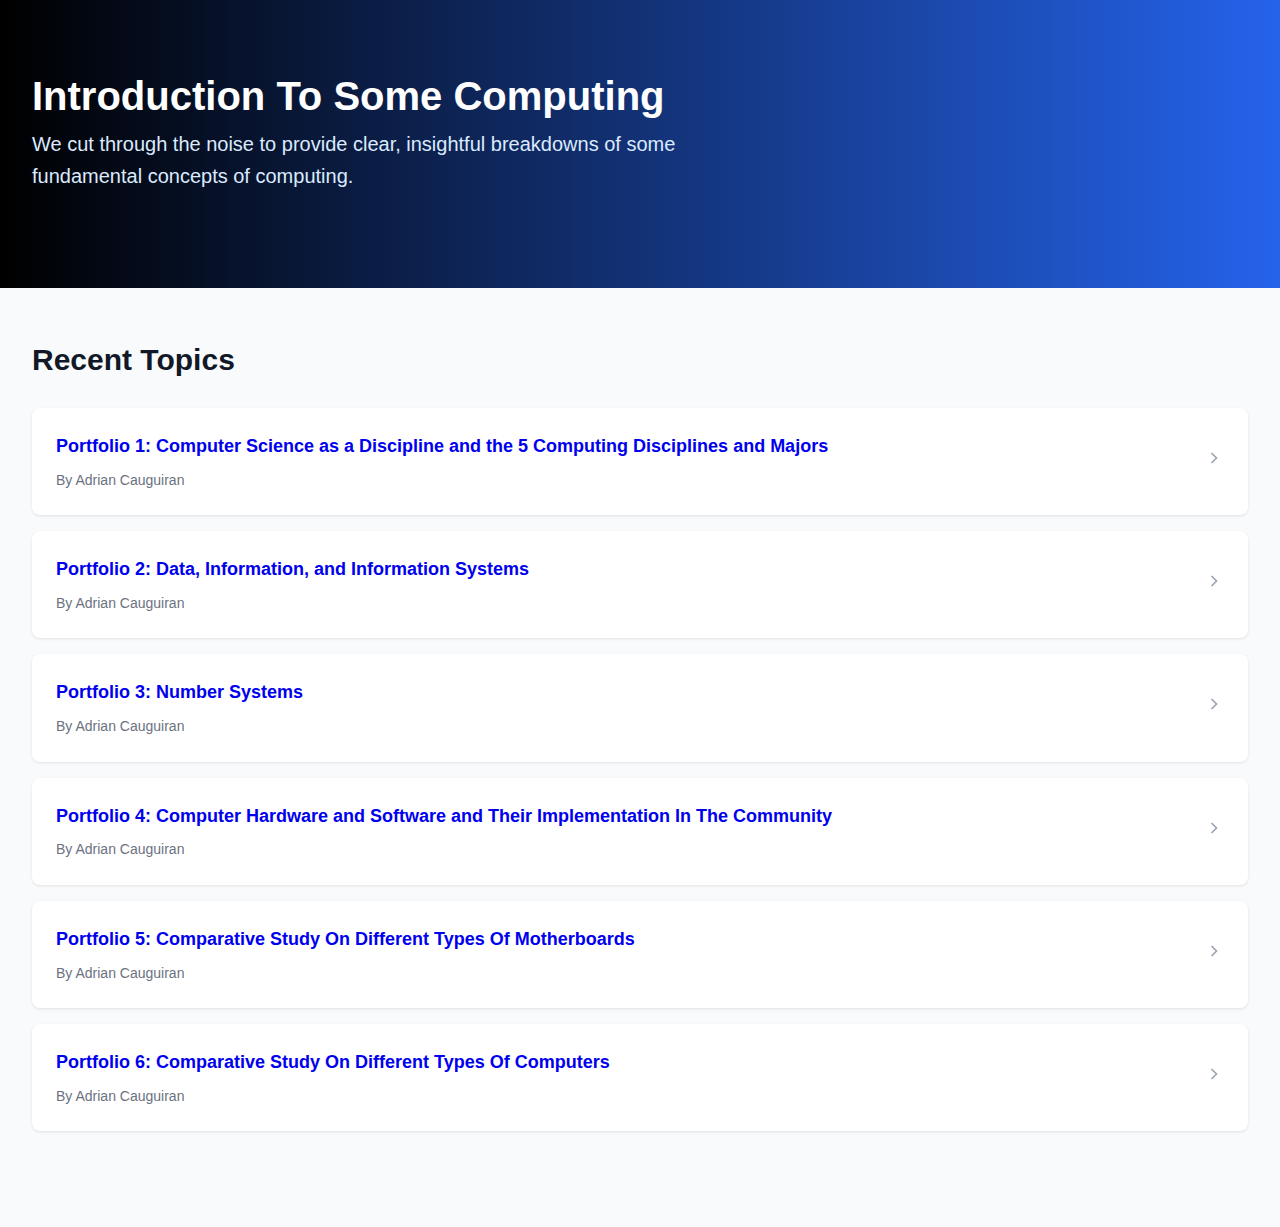
<file: index.html>
<!--
=================================================================================================================================================================================
FILE NAME   : home.html
AUTHOR      : Adrian Cauguiran
DESCRIPTION : Home Page for "Introduction to Some Computing Informative Website". All my icons are derived, edited from https://feathericons.com/
COPYRIGHT   : © 2025 Adrian Cauguiran. All rights reserved.
=================================================================================================================================================================================
-->

<!DOCTYPE html>
<html lang="en">
<head>
    <meta charset="UTF-8">
    <meta name="viewport" content="width=device-width, initial-scale=1.0">
    <title>Introduction to Some Computing</title>
    <link rel="stylesheet" href="home.css">
    <meta property="og:image" content="images/Thumbnail.png">
    <meta property="og:title" content="Introduction to Some Computing">
    <meta property="og:description" content="We cut through the noise to provide clear, insightful breakdowns of some fundamental concepts of computing.">
    <meta property="og:type" content="website">
</head>
<body>
        <!--Hero Section-->
    <div class="hero">
        <div class="container">
            <div class="hero-content">
                <h1>Introduction To Some Computing</h1>
                <p>We cut through the noise to provide clear, insightful breakdowns of some fundamental concepts of computing.</p>
            </div>
        </div>
    </div>

    <!--Main Content -->
    <div class="content">
        <div class="container">
            <!--Portfolio Section-->
            <div class="section">
                <div class="section-header">
                    <h2>Recent Topics</h2>
                </div>
                <div class="portfolio-list">

                    <a href="portfolio1.html">
                        <div class="card">
                            <div class="portfolio-card">
                                <div class="portfolio-content">
                                    <h3>Portfolio 1: Computer Science as a Discipline and the 5 Computing Disciplines and Majors</h3>
                                    <div class="author">By Adrian Cauguiran</div>
                                </div>
                                <div class="chevron">
                                    <svg width="20" height="20" viewBox="0 0 24 24" fill="none" stroke="currentColor" stroke-width="2">
                                        <polyline points="9 18 15 12 9 6"/>
                                    </svg>
                                </div>
                            </div>
                        </div>
                    </a>

                    <a href="portfolio2.html">
                        <div class="card">
                            <div class="portfolio-card">
                                <div class="portfolio-content">
                                    <h3>Portfolio 2: Data, Information, and Information Systems</h3>
                                    <div class="author">By Adrian Cauguiran</div>
                                </div>
                                <div class="chevron">
                                    <svg width="20" height="20" viewBox="0 0 24 24" fill="none" stroke="currentColor" stroke-width="2">
                                        <polyline points="9 18 15 12 9 6"/>
                                    </svg>
                                </div>
                            </div>
                        </div>
                    </a>

                    <a href="portfolio3.html">
                        <div class="card">
                            <div class="portfolio-card">
                                <div class="portfolio-content">
                                    <h3>Portfolio 3: Number Systems</h3>
                                    <div class="author">By Adrian Cauguiran</div>
                                </div>
                                <div class="chevron">
                                    <svg width="20" height="20" viewBox="0 0 24 24" fill="none" stroke="currentColor" stroke-width="2">
                                        <polyline points="9 18 15 12 9 6"/>
                                    </svg>
                                </div>
                            </div>
                        </div>
                    </a>

                    <a href="portfolio4.html">
                        <div class="card">
                            <div class="portfolio-card">
                                <div class="portfolio-content">
                                    <h3>Portfolio 4: Computer Hardware and Software and Their Implementation In The Community</h3>
                                    <div class="author">By Adrian Cauguiran</div>
                                </div>
                                <div class="chevron">
                                    <svg width="20" height="20" viewBox="0 0 24 24" fill="none" stroke="currentColor" stroke-width="2">
                                        <polyline points="9 18 15 12 9 6"/>
                                    </svg>
                                </div>
                            </div>
                        </div>
                    </a>

                    <a href="portfolio5.html">
                        <div class="card">
                            <div class="portfolio-card">
                                <div class="portfolio-content">
                                    <h3>Portfolio 5: Comparative Study On Different Types Of Motherboards</h3>
                                    <div class="author">By Adrian Cauguiran</div>
                                </div>
                                <div class="chevron">
                                    <svg width="20" height="20" viewBox="0 0 24 24" fill="none" stroke="currentColor" stroke-width="2">
                                        <polyline points="9 18 15 12 9 6"/>
                                    </svg>
                                </div>
                            </div>
                        </div>
                    </a>

                    <a href="portfolio6.html">
                        <div class="card">
                            <div class="portfolio-card">
                                <div class="portfolio-content">
                                    <h3>Portfolio 6: Comparative Study On Different Types Of Computers</h3>
                                    <div class="author">By Adrian Cauguiran</div>
                                </div>
                                <div class="chevron">
                                    <svg width="20" height="20" viewBox="0 0 24 24" fill="none" stroke="currentColor" stroke-width="2">
                                        <polyline points="9 18 15 12 9 6"/>
                                    </svg>
                                </div>
                            </div>
                        </div>
                    </a>
                </div>
            </div>
        </div>
    </div>
</body>
</html>
</file>
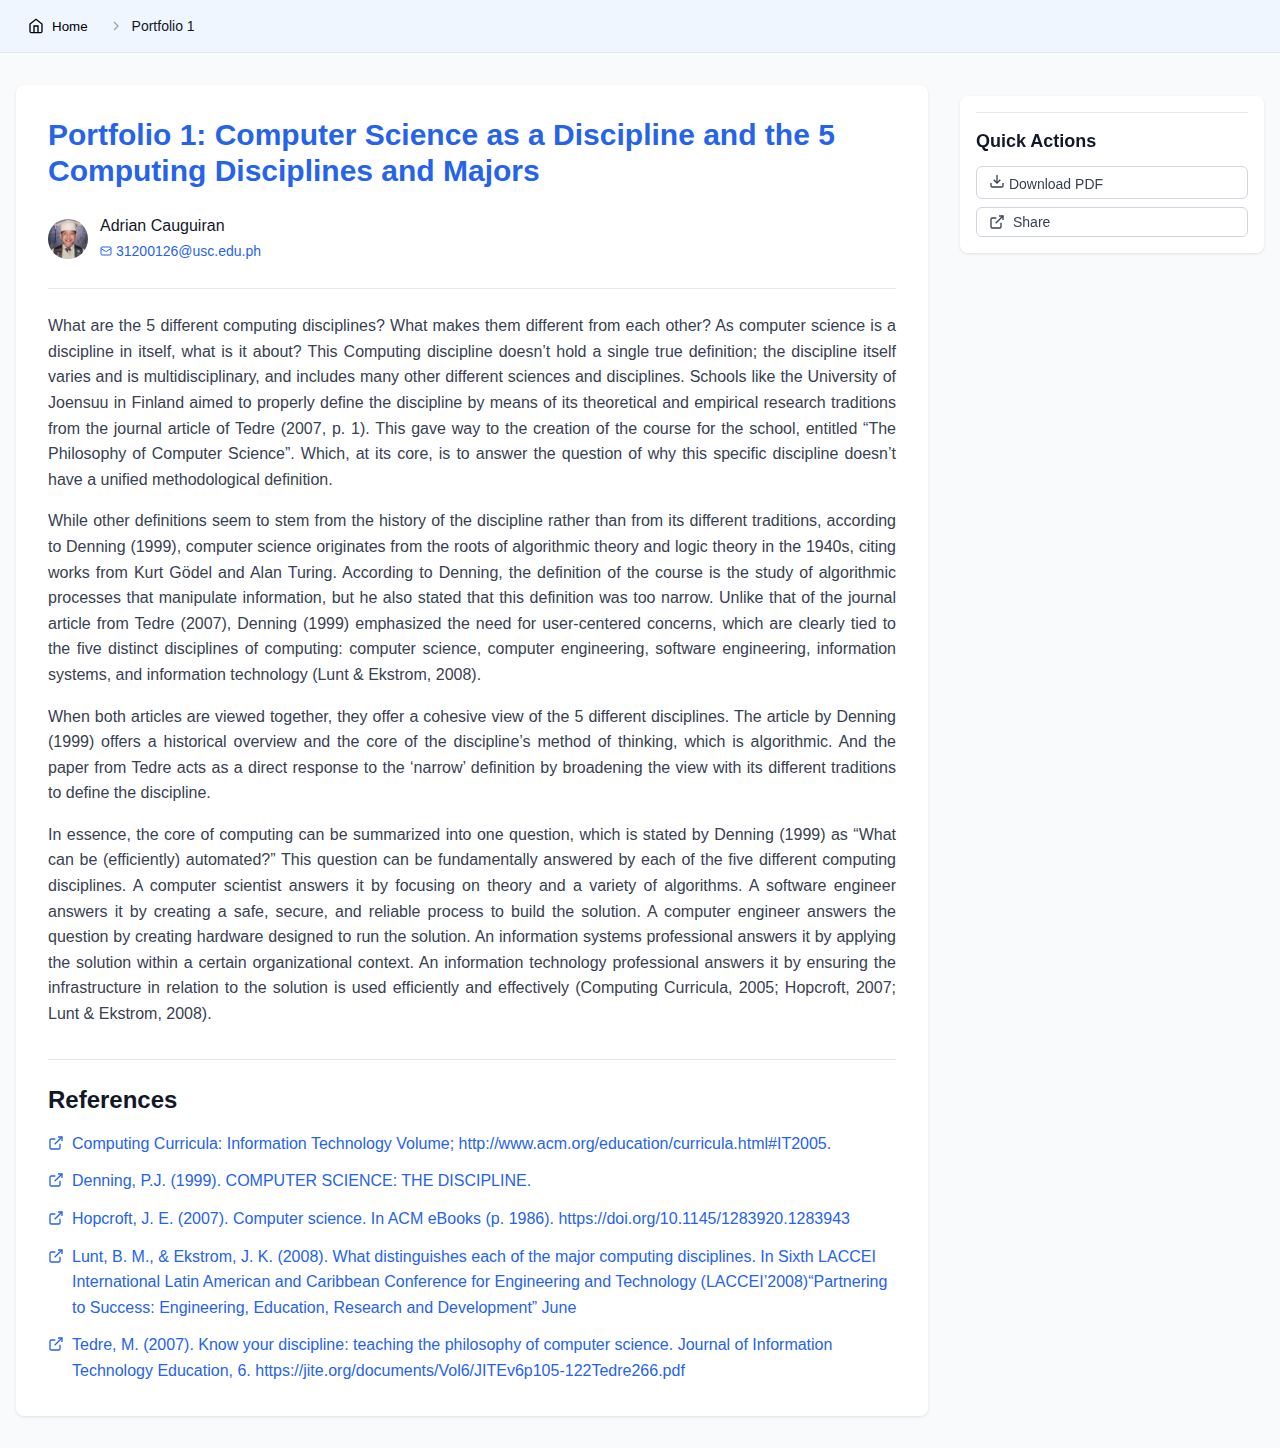
<file: portfolio1.html>
<!--
=================================================================================================================================================================================
FILE NAME   : portfolio1.html
AUTHOR      : Adrian Cauguiran
DESCRIPTION : Portfolio 1 Page for "Introduction to Some Computing Informative Website". All my icons are derived, edited from https://feathericons.com/
COPYRIGHT   : © 2025 Adrian Cauguiran. All rights reserved.
=================================================================================================================================================================================
-->

<!DOCTYPE html>
<html lang="en">
<head>
    <meta charset="UTF-8">
    <meta name="viewport" content="width=device-width, initial-scale=1.0">
    <title>Introduction to Some Computing</title>
    <link rel="stylesheet" href="portfolio.css">
</head>
<body>
    <!-- Breadcrumb -->
    <div class="breadcrumb">
        <div class="breadcrumb-container">
            <a href="index.html">
                <button class="home-btn">    
                    <svg class="icon" viewBox="0 0 24 24">
                        <path d="m3 9 9-7 9 7v11a2 2 0 0 1-2 2H5a2 2 0 0 1-2-2z"></path>
                        <polyline points="9 22 9 12 15 12 15 22"></polyline>
                    </svg>
                    Home
                </button>
            </a>
            <svg class="icon breadcrumb-separator" viewBox="0 0 24 24">
                <polyline points="9 18 15 12 9 6"></polyline>
            </svg>

            <span class="breadcrumb-current">Portfolio 1</span>
        </div>
    </div>

    <!-- Main Content -->
    <div class="main-content">
        <div class="content-grid">
            <div>
                <div class="card">
                    <!-- Article Header -->
                    <div>
                        <h1 class="article-title">
                            Portfolio 1: Computer Science as a Discipline and the 5 Computing Disciplines and Majors
                        </h1>
                        
                        <!-- Author Info -->
                        <div class="author-section">
                            <div class="avatar"><img src="images/GRAD_PIC.png" width="40"/> </div>
                            <div>
                                <div class="author-name">Adrian Cauguiran</div>
                                <button class="author-email">
                                    <svg class="icon icon-sm" viewBox="0 0 24 24">
                                        <rect width="20" height="16" x="2" y="4" rx="2"></rect>
                                        <path d="m22 7-8.97 5.7a1.94 1.94 0 0 1-2.06 0L2 7"></path>
                                    </svg>
                                    31200126@usc.edu.ph
                                </button>
                            </div>
                        </div>
                    </div>

                    <!-- Article Content -->
                    <div>
                        <p class="text-content">
                            What are the 5 different computing disciplines? What makes them different from each other? As computer science is a discipline in itself, what is it about? This Computing discipline doesn’t hold a single true definition; the discipline itself varies and is multidisciplinary, and includes many other different sciences and disciplines. Schools like the University of Joensuu in Finland aimed to properly define the discipline by means of its theoretical and empirical research traditions from the journal article of Tedre (2007, p. 1). This gave way to the creation of the course for the school, entitled “The Philosophy of Computer Science”. Which, at its core, is to answer the question of why this specific discipline doesn’t have a unified methodological definition.
                        </p>

                        <p class="text-content">
                            While other definitions seem to stem from the history of the discipline rather than from its different traditions, according to Denning (1999), computer science originates from the roots of algorithmic theory and logic theory in the 1940s, citing works from Kurt Gödel and Alan Turing. According to Denning, the definition of the course is the study of algorithmic processes that manipulate information, but he also stated that this definition was too narrow. Unlike that of the journal article from Tedre (2007), Denning (1999) emphasized the need for user-centered concerns, which are clearly tied to the five distinct disciplines of computing: computer science, computer engineering, software engineering, information systems, and information technology (Lunt & Ekstrom, 2008).
                        </p>

                        <p class="text-content">
                            When both articles are viewed together, they offer a cohesive view of the 5 different disciplines. The article by Denning (1999) offers a historical overview and the core of the discipline’s method of thinking, which is algorithmic. And the paper from Tedre acts as a direct response to the ‘narrow’ definition by broadening the view with its different traditions to define the discipline.
                        </p>

                        <p class="text-content">
                            In essence, the core of computing can be summarized into one question, which is stated by Denning (1999) as “What can be (efficiently) automated?” This question can be fundamentally answered by each of the five different computing disciplines. A computer scientist answers it by focusing on theory and a variety of algorithms. A software engineer answers it by creating a safe, secure, and reliable process to build the solution. A computer engineer answers the question by creating hardware designed to run the solution. An information systems professional answers it by applying the solution within a certain organizational context. An information technology professional answers it by ensuring the infrastructure in relation to the solution is used efficiently and effectively (Computing Curricula, 2005; Hopcroft, 2007; Lunt & Ekstrom, 2008).
                        </p>

                        <!-- References Section -->
                        <div class="references-section">
                            <h2>References</h2>
                            <div class="references-list">
                                <div class="reference-item" onclick="openReference('http://www.acm.org/education/curricula.html#IT2005.')">
                                    <svg class="icon" viewBox="0 0 24 24">
                                        <path d="M18 13v6a2 2 0 0 1-2 2H5a2 2 0 0 1-2-2V8a2 2 0 0 1 2-2h6"></path>
                                        <polyline points="15 3 21 3 21 9"></polyline>
                                        <line x1="10" x2="21" y1="14" y2="3"></line>
                                    </svg>
                                    <span>Computing Curricula: Information Technology Volume; http://www.acm.org/education/curricula.html#IT2005.</span>
                                </div>
                                <div class="reference-item" onclick="openReference('https://denninginstitute.com/pjd/PUBS/ENC/cs99.pdf')">
                                    <svg class="icon" viewBox="0 0 24 24">
                                        <path d="M18 13v6a2 2 0 0 1-2 2H5a2 2 0 0 1-2-2V8a2 2 0 0 1 2-2h6"></path>
                                        <polyline points="15 3 21 3 21 9"></polyline>
                                        <line x1="10" x2="21" y1="14" y2="3"></line>
                                    </svg>
                                    <span>Denning, P.J. (1999). COMPUTER SCIENCE: THE DISCIPLINE.</span>
                                </div>
                                <div class="reference-item" onclick="openReference('https://doi.org/10.1145/1283920.1283943')">
                                    <svg class="icon" viewBox="0 0 24 24">
                                        <path d="M18 13v6a2 2 0 0 1-2 2H5a2 2 0 0 1-2-2V8a2 2 0 0 1 2-2h6"></path>
                                        <polyline points="15 3 21 3 21 9"></polyline>
                                        <line x1="10" x2="21" y1="14" y2="3"></line>
                                    </svg>
                                    <span>Hopcroft, J. E. (2007). Computer science. In ACM eBooks (p. 1986). https://doi.org/10.1145/1283920.1283943</span>
                                </div>
                                <div class="reference-item" onclick="openReference('https://www.laccei.org/LACCEI2008-Honduras/Papers/CD092_Lunt.pdf#:~:text=Information%20systems%20has%20a%20strong%20emphasis%20on,of%20information%20systems%2C%20networks%2C%20programming%20and%20security.')">
                                    <svg class="icon" viewBox="0 0 24 24">
                                        <path d="M18 13v6a2 2 0 0 1-2 2H5a2 2 0 0 1-2-2V8a2 2 0 0 1 2-2h6"></path>
                                        <polyline points="15 3 21 3 21 9"></polyline>
                                        <line x1="10" x2="21" y1="14" y2="3"></line>
                                    </svg>
                                    <span>Lunt, B. M., & Ekstrom, J. K. (2008). What distinguishes each of the major computing disciplines. In Sixth LACCEI International Latin American and Caribbean Conference for Engineering and Technology (LACCEI’2008)“Partnering to Success: Engineering, Education, Research and Development” June</span>
                                </div>
                                <div class="reference-item" onclick="openReference('https://jite.org/documents/Vol6/JITEv6p105-122Tedre266.pdf')">
                                    <svg class="icon" viewBox="0 0 24 24">
                                        <path d="M18 13v6a2 2 0 0 1-2 2H5a2 2 0 0 1-2-2V8a2 2 0 0 1 2-2h6"></path>
                                        <polyline points="15 3 21 3 21 9"></polyline>
                                        <line x1="10" x2="21" y1="14" y2="3"></line>
                                    </svg>
                                    <span>Tedre, M. (2007). Know your discipline: teaching the philosophy of computer science. Journal of Information Technology Education, 6. https://jite.org/documents/Vol6/JITEv6p105-122Tedre266.pdf</span>
                                </div>
                            </div>
                        </div>
                    </div>
                </div>
            </div>

            <!-- Sidebar -->
            <div>
                <div class="card sidebar-card">
                    <div class="quick-actions">
                        <h3>Quick Actions</h3>
                        <div class="quick-actions-buttons">
                            <button class="btn btn-outline btn-sm btn-full">
                                <a href="../PDFs/[Cauguiran]-G2-CIS1102N-Portfolio1.pdf" download>
                                    <svg class="icon" viewBox="0 0 24 24">
                                        <path d="M21 15v4a2 2 0 0 1-2 2H5a2 2 0 0 1-2-2v-4"></path>
                                        <polyline points="7 10 12 15 17 10"></polyline>
                                        <line x1="12" x2="12" y1="15" y2="3"></line>
                                    </svg>
                                    Download PDF
                                </a>
                            </button>
                                <button class="btn btn-outline btn-sm btn-full" onclick="copyCurrentPageLink()">
                                    <svg class="icon" viewBox="0 0 24 24">
                                        <path d="M18 13v6a2 2 0 0 1-2 2H5a2 2 0 0 1-2-2V8a2 2 0 0 1 2-2h6"></path>
                                        <polyline points="15 3 21 3 21 9"></polyline>
                                        <line x1="10" x2="21" y1="14" y2="3"></line>
                                    </svg>
                                    Share
                                </button>
                        </div>
                    </div>
                </div>
            </div>
        </div>
    </div>

    <!-- Scripts Functions -->
    <script>
        
        function copyCurrentPageLink() {
            const currentUrl = window.location.href;
            navigator.clipboard.writeText(currentUrl)
                .then(() => {
                    alert('Current page link copied to clipboard!');
                })
                .catch(err => {
                    console.error('Failed to copy link: ', err);
                });
        }

        function openReference(url) 
        {
            window.open(url, '_blank');
        }

        function CopyLink(evt) 
        {
            
        }
    </script>
</body>
</html>
</file>
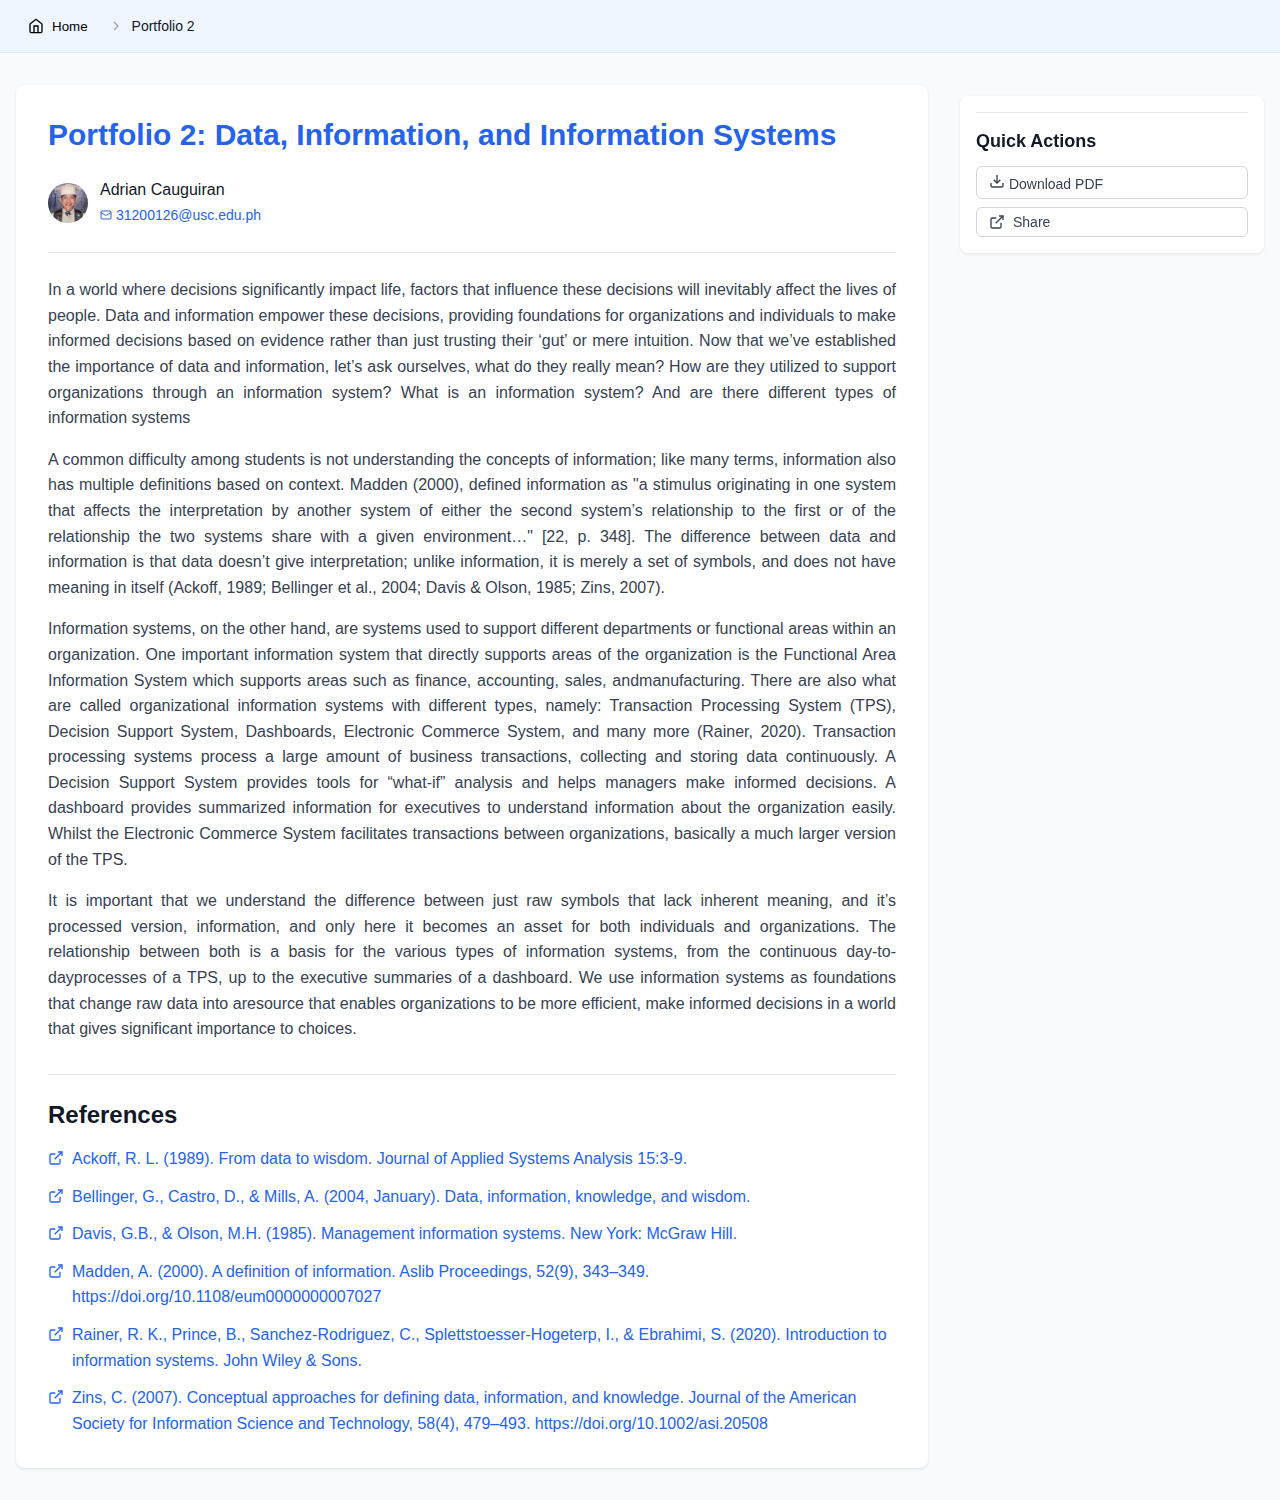
<file: portfolio2.html>
<!--
=================================================================================================================================================================================
FILE NAME   : portfolio2.html
AUTHOR      : Adrian Cauguiran
DESCRIPTION : Portfolio 2 Page for "Introduction to Some Computing Informative Website". All my icons are derived, edited from https://feathericons.com/
COPYRIGHT   : © 2025 Adrian Cauguiran. All rights reserved.
=================================================================================================================================================================================
-->

<!DOCTYPE html>
<html lang="en">
<head>
    <meta charset="UTF-8">
    <meta name="viewport" content="width=device-width, initial-scale=1.0">
    <title>Introduction to Some Computing</title>
    <link rel="stylesheet" href="portfolio.css">
</head>
<body>
    <!-- Breadcrumb -->
    <div class="breadcrumb">
        <div class="breadcrumb-container">
            <a href="index.html">
                <button class="home-btn">    
                    <svg class="icon" viewBox="0 0 24 24">
                        <path d="m3 9 9-7 9 7v11a2 2 0 0 1-2 2H5a2 2 0 0 1-2-2z"></path>
                        <polyline points="9 22 9 12 15 12 15 22"></polyline>
                    </svg>
                    Home
                </button>
            </a>
            <svg class="icon breadcrumb-separator" viewBox="0 0 24 24">
                <polyline points="9 18 15 12 9 6"></polyline>
            </svg>

            <span class="breadcrumb-current">Portfolio 2</span>
        </div>
    </div>

    <!-- Main Content -->
    <div class="main-content">
        <div class="content-grid">
            <!-- Article Content -->
            <div>
                <div class="card">
                    <!-- Article Header -->
                    <div>
                        <h1 class="article-title">
                            Portfolio 2: Data, Information, and Information Systems
                        </h1>
                        
                        <!-- Author Info -->
                        <div class="author-section">
                            <div class="avatar"><img src="images/GRAD_PIC.png" width="40"/> </div>
                            <div>
                                <div class="author-name">Adrian Cauguiran</div>
                                <button class="author-email">
                                    <svg class="icon icon-sm" viewBox="0 0 24 24">
                                        <rect width="20" height="16" x="2" y="4" rx="2"></rect>
                                        <path d="m22 7-8.97 5.7a1.94 1.94 0 0 1-2.06 0L2 7"></path>
                                    </svg>
                                    31200126@usc.edu.ph
                                </button>
                            </div>
                        </div>
                    </div>

                    <!-- Article Content -->
                    <div>
                        <p class="text-content">
                            In a world where decisions significantly impact life, factors that influence these decisions will inevitably affect the lives of people. Data and information empower these decisions, providing foundations for organizations and individuals to make informed decisions based on evidence rather than just trusting their ‘gut’ or mere intuition. Now that we’ve established the importance of data and information, let’s ask ourselves, what do they really mean? How are they utilized to support organizations through an information system? What is an information system? And are there different types of information systems
                        </p>

                        <p class="text-content"> 
                            A common difficulty among students is not understanding the concepts of information; like many terms, information also has multiple definitions based on context. Madden (2000), defined information as "a stimulus originating in one system that affects the interpretation by another system of either the second system’s relationship to the first or of the relationship the two systems share with a given environment…" [22, p. 348]. The difference between data and information is that data doesn’t give interpretation; unlike information, it is merely a set of symbols, and does not have meaning in itself (Ackoff, 1989; Bellinger et al., 2004; Davis & Olson, 1985; Zins, 2007).
                        </p>

                        <p class="text-content">
                            Information systems, on the other hand, are systems used to support different departments or functional areas within an organization. One important information system that directly supports areas of the organization is the Functional Area Information System which supports areas such as finance, accounting, sales, andmanufacturing. There are also what are called organizational information systems with different types, namely: Transaction Processing System (TPS), Decision Support System, Dashboards, Electronic Commerce System, and many more (Rainer, 2020). Transaction processing systems process a large amount of business transactions, collecting and storing data continuously. A Decision Support System provides tools for “what-if” analysis and helps managers make informed decisions. A dashboard provides summarized information for executives to understand information about the organization easily. Whilst the Electronic Commerce System facilitates transactions between organizations, basically a much larger version of the TPS.
                        </p>

                        <p class="text-content">
                            It is important that we understand the difference between just raw symbols that lack inherent meaning, and it’s processed version, information, and only here it becomes an asset for both individuals and organizations. The relationship between both is a basis for the various types of information systems, from the continuous day-to-dayprocesses of a TPS, up to the executive summaries of a dashboard. We use information systems as foundations that change raw data into aresource that enables organizations to be more efficient, make informed decisions in a world that gives significant importance to choices.
                        </p>

                        <!-- References Section -->
                        <div class="references-section">
                            <h2>References</h2>
                            <div class="references-list">
                                <div class="reference-item" onclick="openReference('https://faculty.ung.edu/kmelton/documents/datawisdom.pdf')">
                                    <svg class="icon" viewBox="0 0 24 24">
                                        <path d="M18 13v6a2 2 0 0 1-2 2H5a2 2 0 0 1-2-2V8a2 2 0 0 1 2-2h6"></path>
                                        <polyline points="15 3 21 3 21 9"></polyline>
                                        <line x1="10" x2="21" y1="14" y2="3"></line>
                                    </svg>
                                    <span>Ackoff, R. L. (1989). From data to wisdom. Journal of Applied Systems Analysis 15:3-9.</span>
                                </div>
                                <div class="reference-item" onclick="openReference('https://resources.saylor.org/wwwresources/archived/site/wp-content/uploads/2012/11/BUS206-4.1.1-Data-Information-Knowledge-and-Wisdom.pdf')">
                                    <svg class="icon" viewBox="0 0 24 24">
                                        <path d="M18 13v6a2 2 0 0 1-2 2H5a2 2 0 0 1-2-2V8a2 2 0 0 1 2-2h6"></path>
                                        <polyline points="15 3 21 3 21 9"></polyline>
                                        <line x1="10" x2="21" y1="14" y2="3"></line>
                                    </svg>
                                    <span>Bellinger, G., Castro, D., & Mills, A. (2004, January). Data, information, knowledge, and wisdom.</span>
                                </div>
                                <div class="reference-item" onclick="openReference('https://dokumen.pub/management-information-systems-conceptual-foundations-structure-and-development-hardcovernbsped-0070158282-9780070158283.html')">
                                    <svg class="icon" viewBox="0 0 24 24">
                                        <path d="M18 13v6a2 2 0 0 1-2 2H5a2 2 0 0 1-2-2V8a2 2 0 0 1 2-2h6"></path>
                                        <polyline points="15 3 21 3 21 9"></polyline>
                                        <line x1="10" x2="21" y1="14" y2="3"></line>
                                    </svg>
                                    <span>Davis, G.B., & Olson, M.H. (1985). Management information systems. New York: McGraw Hill.</span>
                                </div>
                                <div class="reference-item" onclick="openReference('https://doi.org/10.1108/eum0000000007027')">
                                    <svg class="icon" viewBox="0 0 24 24">
                                        <path d="M18 13v6a2 2 0 0 1-2 2H5a2 2 0 0 1-2-2V8a2 2 0 0 1 2-2h6"></path>
                                        <polyline points="15 3 21 3 21 9"></polyline>
                                        <line x1="10" x2="21" y1="14" y2="3"></line>
                                    </svg>
                                    <span>Madden, A. (2000). A definition of information. Aslib Proceedings, 52(9), 343–349. https://doi.org/10.1108/eum0000000007027</span>
                                </div>
                                <div class="reference-item" onclick="openReference('https://www.wiley.com/en-us/Introduction+to+Information+Systems%2C+10th+Edition-p-9781394165803')">
                                    <svg class="icon" viewBox="0 0 24 24">
                                        <path d="M18 13v6a2 2 0 0 1-2 2H5a2 2 0 0 1-2-2V8a2 2 0 0 1 2-2h6"></path>
                                        <polyline points="15 3 21 3 21 9"></polyline>
                                        <line x1="10" x2="21" y1="14" y2="3"></line>
                                    </svg>
                                    <span>Rainer, R. K., Prince, B., Sanchez-Rodriguez, C., Splettstoesser-Hogeterp, I., & Ebrahimi, S. (2020). Introduction to information systems. John Wiley & Sons.</span>
                                </div>
                                <div class="reference-item" onclick="openReference('https://doi.org/10.1002/asi.20508')">
                                    <svg class="icon" viewBox="0 0 24 24">
                                        <path d="M18 13v6a2 2 0 0 1-2 2H5a2 2 0 0 1-2-2V8a2 2 0 0 1 2-2h6"></path>
                                        <polyline points="15 3 21 3 21 9"></polyline>
                                        <line x1="10" x2="21" y1="14" y2="3"></line>
                                    </svg>
                                    <span>Zins, C. (2007). Conceptual approaches for defining data, information, and knowledge. Journal of the American Society for Information Science and Technology, 58(4), 479–493. https://doi.org/10.1002/asi.20508</span>
                                </div>
                            </div>
                        </div>
                    </div>
                </div>
            </div>

            <!-- Sidebar -->
            <div>
                <div class="card sidebar-card">
                    <div class="quick-actions">
                        <h3>Quick Actions</h3>
                        <div class="quick-actions-buttons">
                            <button class="btn btn-outline btn-sm btn-full">
                                <a href="../PDFs/[Cauguiran]-G2-CIS1102N-Portfolio2.pdf" download>
                                    <svg class="icon" viewBox="0 0 24 24">
                                        <path d="M21 15v4a2 2 0 0 1-2 2H5a2 2 0 0 1-2-2v-4"></path>
                                        <polyline points="7 10 12 15 17 10"></polyline>
                                        <line x1="12" x2="12" y1="15" y2="3"></line>
                                    </svg>
                                Download PDF
                                </a>
                            </button>
                            <button class="btn btn-outline btn-sm btn-full" onclick="copyCurrentPageLink()">
                                <svg class="icon" viewBox="0 0 24 24">
                                    <path d="M18 13v6a2 2 0 0 1-2 2H5a2 2 0 0 1-2-2V8a2 2 0 0 1 2-2h6"></path>
                                    <polyline points="15 3 21 3 21 9"></polyline>
                                    <line x1="10" x2="21" y1="14" y2="3"></line>
                                </svg>
                                Share
                            </button>
                        </div>
                    </div>
                </div>
            </div>
        </div>
    </div>

    <!-- Scripts Functions -->
    <script>

        function copyCurrentPageLink() {
            const currentUrl = window.location.href;
            navigator.clipboard.writeText(currentUrl)
                .then(() => {
                    alert('Current page link copied to clipboard!');
                })
                .catch(err => {
                    console.error('Failed to copy link: ', err);
                });
        }

        function openReference(url) {
            window.open(url, '_blank');
        }

    </script>
</body>
</html>
</file>
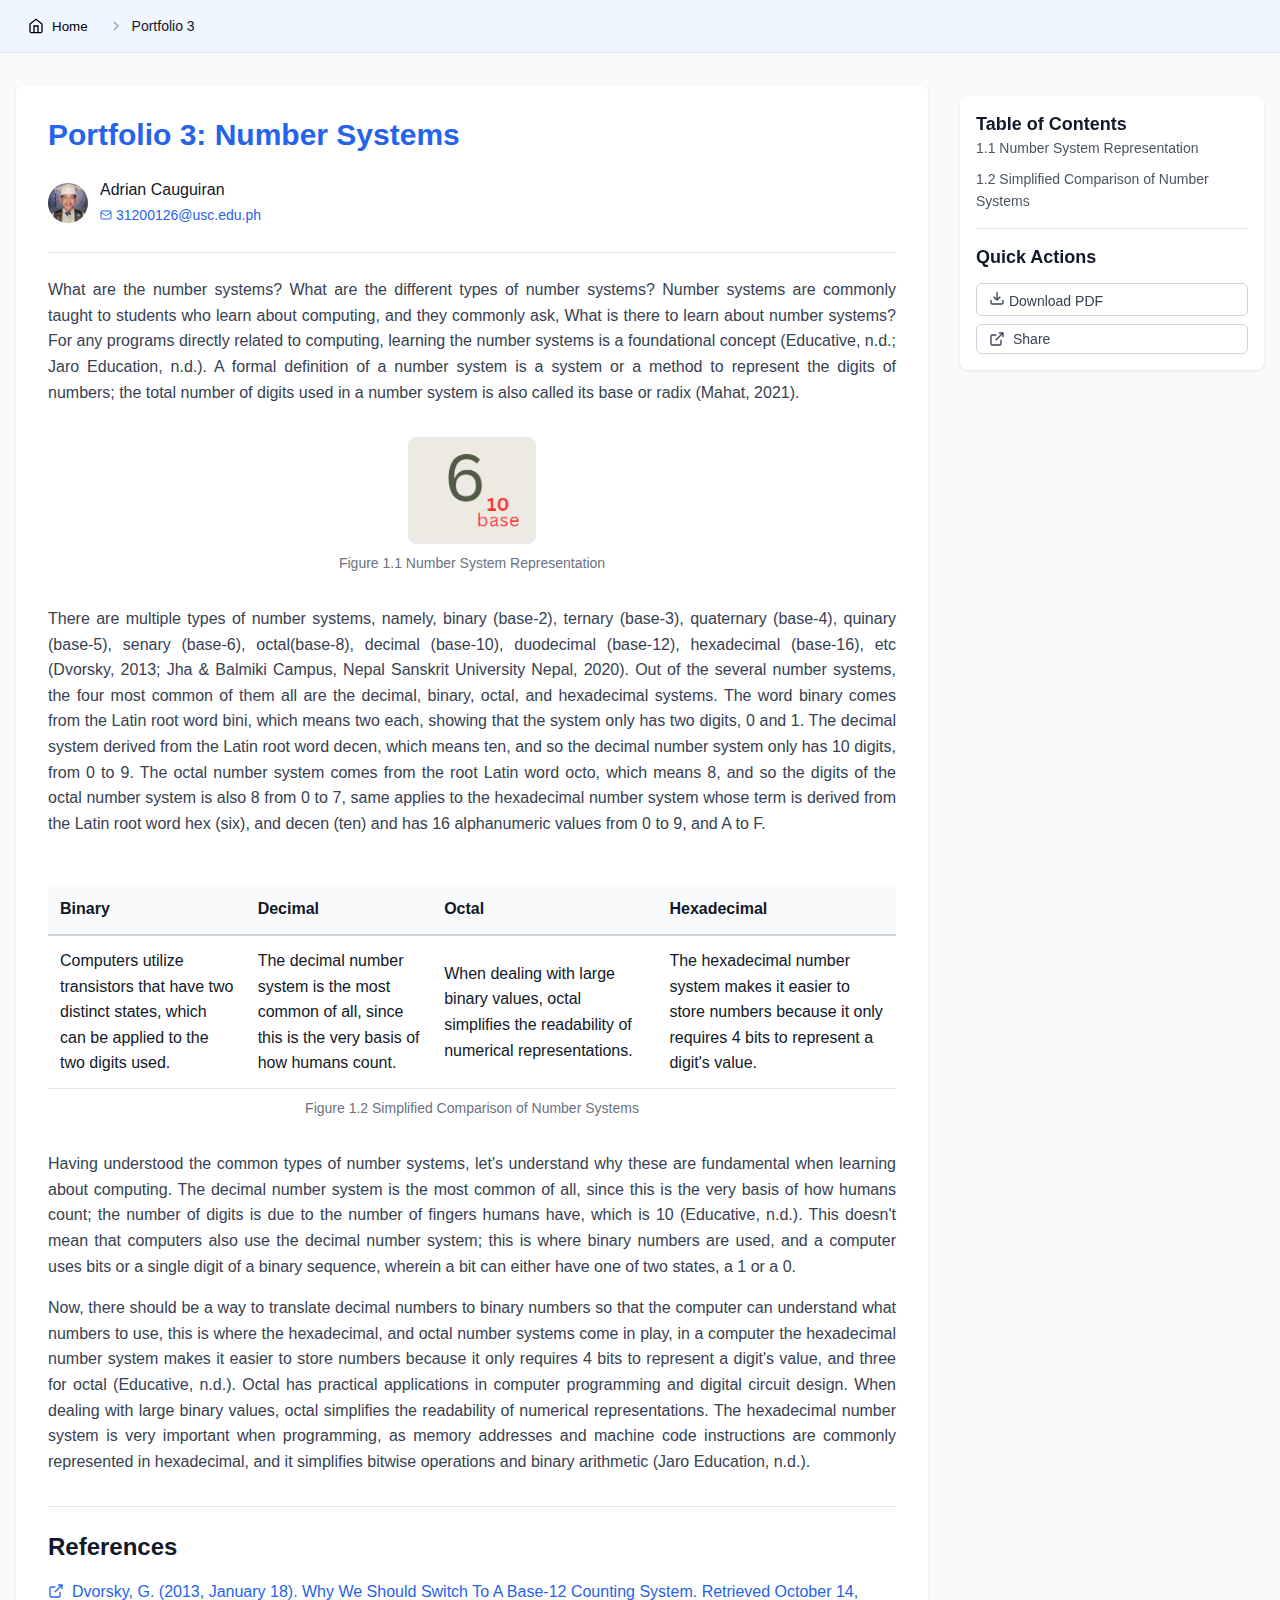
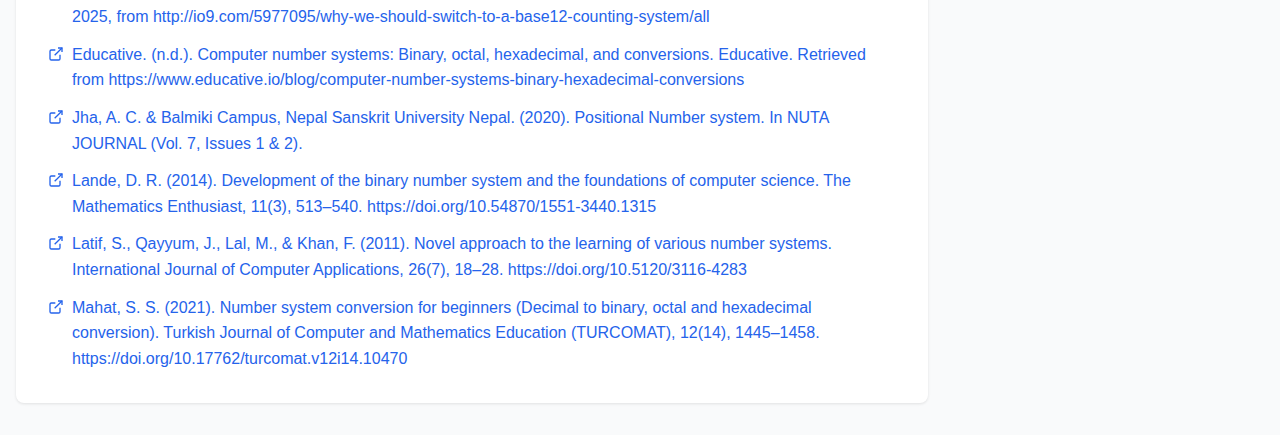
<file: portfolio3.html>
<!--
=================================================================================================================================================================================
FILE NAME   : portfolio3.html
AUTHOR      : Adrian Cauguiran
DESCRIPTION : Portfolio 3 Page for "Introduction to Some Computing Informative Website". All my icons are derived, edited from https://feathericons.com/
COPYRIGHT   : © 2025 Adrian Cauguiran. All rights reserved.
=================================================================================================================================================================================
-->

<!DOCTYPE html>
<html lang="en">
<head>
    <meta charset="UTF-8">
    <meta name="viewport" content="width=device-width, initial-scale=1.0">
    <title>Introduction to Some Computing</title>
    <link rel="stylesheet" href="portfolio.css">
</head>
<body>
    <!-- Breadcrumb -->
    <div class="breadcrumb">
        <div class="breadcrumb-container">
            <a href="index.html">
                <button class="home-btn">    
                    <svg class="icon" viewBox="0 0 24 24">
                        <path d="m3 9 9-7 9 7v11a2 2 0 0 1-2 2H5a2 2 0 0 1-2-2z"></path>
                        <polyline points="9 22 9 12 15 12 15 22"></polyline>
                    </svg>
                    Home
                </button>
            </a>
            <svg class="icon breadcrumb-separator" viewBox="0 0 24 24">
                <polyline points="9 18 15 12 9 6"></polyline>
            </svg>

            <span class="breadcrumb-current">Portfolio 3</span>
        </div>
    </div>

    <!-- Main Content -->
    <div class="main-content">
        <div class="content-grid">
            <!-- Article Content -->
            <div>
                <div class="card">
                    <!-- Article Header -->
                    <div>
                        <h1 class="article-title">
                            Portfolio 3: Number Systems
                        </h1>
                        
                        <!-- Author Info -->
                        <div class="author-section">
                            <div class="avatar"><img src="images/GRAD_PIC.png" width="40"/> </div>
                            <div>
                                <div class="author-name">Adrian Cauguiran</div>
                                <button class="author-email">
                                    <svg class="icon icon-sm" viewBox="0 0 24 24">
                                        <rect width="20" height="16" x="2" y="4" rx="2"></rect>
                                        <path d="m22 7-8.97 5.7a1.94 1.94 0 0 1-2.06 0L2 7"></path>
                                    </svg>
                                    31200126@usc.edu.ph
                                </button>
                            </div>
                        </div>
                    </div>

                    <!-- Article Content -->
                    <div>
                        <p class="text-content">
                            What are the number systems? What are the different types of number systems? Number systems are commonly taught to students who learn about computing, and they commonly ask, What is there to learn about number systems? For any programs directly related to computing, learning the number systems is a foundational concept (Educative, n.d.; Jaro Education, n.d.). A formal definition of a number system is a system or a method to represent the digits of numbers; the total number of digits used in a number system is also called its base or radix (Mahat, 2021).
                        </p>

                        <!-- Image -->
                        
                            <div class="num_figure">
                                    <section id = "image">
                                        <img src="images/Number_System.png">
                                    </section>
                                <p class="figure-caption">Figure 1.1 Number System Representation</p>
                            </div>
                        

                        <p class="text-content"> 
                            There are multiple types of number systems, namely, binary (base-2), ternary (base-3), quaternary (base-4), quinary (base-5), senary (base-6), octal(base-8), decimal (base-10), duodecimal (base-12), hexadecimal (base-16), etc (Dvorsky, 2013; Jha & Balmiki Campus, Nepal Sanskrit University Nepal, 2020). Out of the several number systems, the four most common of them all are the decimal, binary, octal, and hexadecimal systems. The word binary comes from the Latin root word bini, which means two each, showing that the system only has two digits, 0 and 1. The decimal system derived from the Latin root word decen, which means ten, and so the decimal number system only has 10 digits, from 0 to 9. The octal number system comes from the root Latin word octo, which means 8, and so the digits of the octal number system is also 8 from 0 to 7, same applies to the hexadecimal number system whose term is derived from the Latin root word hex (six), and decen (ten) and has 16 alphanumeric values from 0 to 9, and A to F.
                        </p>

                        <!-- Table -->
                        <section id="table">
                            <div class="table-wrapper">
                                <table>
                                    <thead>
                                        <tr>
                                            <th>Binary</th>
                                            <th>Decimal</th>
                                            <th>Octal</th>
                                            <th>Hexadecimal</th>
                                        </tr>
                                    </thead>
                                    <tbody>
                                        <tr>
                                            <td>Computers utilize transistors that have two distinct states, which can be applied to the two digits used.</td>
                                            <td>The decimal number system is the most common of all, since this is the very basis of how humans count.</td>
                                            <td>When dealing with large binary values, octal simplifies the readability of numerical representations.</td>
                                            <td>The hexadecimal number system makes it easier to store numbers because it only requires 4 bits to represent a digit's value.</td>
                                        </tr>
                                    </tbody>
                                </table>
                                <p class="figure-caption">Figure 1.2 Simplified Comparison of Number Systems</p>
                            </div>
                        </section>

                        <p class="text-content">
                            Having understood the common types of number systems, let's understand why these are fundamental when learning about computing. The decimal number system is the most common of all, since this is the very basis of how humans count; the number of digits is due to the number of fingers humans have, which is 10 (Educative, n.d.). This doesn't mean that computers also use the decimal number system; this is where binary numbers are used, and a computer uses bits or a single digit of a binary sequence, wherein a bit can either have one of two states, a 1 or a 0.
                        </p>

                        <p class="text-content">
                            Now, there should be a way to translate decimal numbers to binary numbers so that the computer can understand what numbers to use, this is where the hexadecimal, and octal number systems come in play, in a computer the hexadecimal number system makes it easier to store numbers because it only requires 4 bits to represent a digit's value, and three for octal (Educative, n.d.). Octal has practical applications in computer programming and digital circuit design. When dealing with large binary values, octal simplifies the readability of numerical representations.  The hexadecimal number system is very important when programming, as memory addresses and machine code instructions are commonly represented in hexadecimal, and it simplifies bitwise operations and binary arithmetic (Jaro Education, n.d.).  
                        </p>

                        <!-- References Section -->
                        <div class="references-section">
                            <h2>References</h2>
                            <div class="references-list">
                                <div class="reference-item" onclick="openReference('https://gizmodo.com/why-we-should-switch-to-a-base-12-counting-system-5977095')">
                                    <svg class="icon" viewBox="0 0 24 24">
                                        <path d="M18 13v6a2 2 0 0 1-2 2H5a2 2 0 0 1-2-2V8a2 2 0 0 1 2-2h6"></path>
                                        <polyline points="15 3 21 3 21 9"></polyline>
                                        <line x1="10" x2="21" y1="14" y2="3"></line>
                                    </svg>
                                    <span>Dvorsky, G. (2013, January 18). Why We Should Switch To A Base-12 Counting System. Retrieved October 14, 2025, from http://io9.com/5977095/why-we-should-switch-to-a-base12-counting-system/all</span>
                                </div>
                                <div class="reference-item" onclick="openReference('https://resources.saylor.org/wwwresources/archived/site/wp-content/uploads/2012/11/BUS206-4.1.1-Data-Information-Knowledge-and-Wisdom.pdf')">
                                    <svg class="icon" viewBox="0 0 24 24">
                                        <path d="M18 13v6a2 2 0 0 1-2 2H5a2 2 0 0 1-2-2V8a2 2 0 0 1 2-2h6"></path>
                                        <polyline points="15 3 21 3 21 9"></polyline>
                                        <line x1="10" x2="21" y1="14" y2="3"></line>
                                    </svg>
                                    <span>Educative. (n.d.). Computer number systems: Binary, octal, hexadecimal, and conversions. Educative. Retrieved from https://www.educative.io/blog/computer-number-systems-binary-hexadecimal-conversions</span>
                                </div>
                                <div class="reference-item" onclick="openReference('https://www.nepjol.info/index.php/nutaj/article/view/39924')">
                                    <svg class="icon" viewBox="0 0 24 24">
                                        <path d="M18 13v6a2 2 0 0 1-2 2H5a2 2 0 0 1-2-2V8a2 2 0 0 1 2-2h6"></path>
                                        <polyline points="15 3 21 3 21 9"></polyline>
                                        <line x1="10" x2="21" y1="14" y2="3"></line>
                                    </svg>
                                    <span>Jha, A. C. & Balmiki Campus, Nepal Sanskrit University Nepal. (2020). Positional Number system. In NUTA JOURNAL (Vol. 7, Issues 1 & 2).</span>
                                </div>
                                <div class="reference-item" onclick="openReference('https://doi.org/10.54870/1551-3440.1315')">
                                    <svg class="icon" viewBox="0 0 24 24">
                                        <path d="M18 13v6a2 2 0 0 1-2 2H5a2 2 0 0 1-2-2V8a2 2 0 0 1 2-2h6"></path>
                                        <polyline points="15 3 21 3 21 9"></polyline>
                                        <line x1="10" x2="21" y1="14" y2="3"></line>
                                    </svg>
                                    <span>Lande, D. R. (2014). Development of the binary number system and the foundations of computer science. The Mathematics Enthusiast, 11(3), 513–540. https://doi.org/10.54870/1551-3440.1315</span>
                                </div>
                                <div class="reference-item" onclick="openReference('https://doi.org/10.5120/3116-4283')">
                                    <svg class="icon" viewBox="0 0 24 24">
                                        <path d="M18 13v6a2 2 0 0 1-2 2H5a2 2 0 0 1-2-2V8a2 2 0 0 1 2-2h6"></path>
                                        <polyline points="15 3 21 3 21 9"></polyline>
                                        <line x1="10" x2="21" y1="14" y2="3"></line>
                                    </svg>
                                    <span>Latif, S., Qayyum, J., Lal, M., & Khan, F. (2011). Novel approach to the learning of various number systems. International Journal of Computer Applications, 26(7), 18–28. https://doi.org/10.5120/3116-4283</span>
                                </div>
                                <div class="reference-item" onclick="openReference('https://doi.org/10.17762/turcomat.v12i14.10470')">
                                    <svg class="icon" viewBox="0 0 24 24">
                                        <path d="M18 13v6a2 2 0 0 1-2 2H5a2 2 0 0 1-2-2V8a2 2 0 0 1 2-2h6"></path>
                                        <polyline points="15 3 21 3 21 9"></polyline>
                                        <line x1="10" x2="21" y1="14" y2="3"></line>
                                    </svg>
                                    <span>Mahat, S. S. (2021). Number system conversion for beginners (Decimal to binary, octal and hexadecimal conversion). Turkish Journal of Computer and Mathematics Education (TURCOMAT), 12(14), 1445–1458. https://doi.org/10.17762/turcomat.v12i14.10470</span>
                                </div>
                            </div>
                        </div>
                    </div>
                </div>
            </div>

            <!-- Sidebar -->
            <div>
                <div class="card sidebar-card">
                    
                    <div class="toc-section">
                        <h3>Table of Contents</h3>
                        <nav>
                            <a href="#image" class="toc-link">1.1 Number System Representation</a>
                            <a href="#table" class="toc-link">1.2 Simplified Comparison of Number Systems</a>
                        </nav>
                    </div>
                    
                    <div class="quick-actions">
                        <h3>Quick Actions</h3>
                        <div class="quick-actions-buttons">
                            <button class="btn btn-outline btn-sm btn-full">
                                <a href="PDFs/[Cauguiran]-G2-CIS1102N-Portfolio3.pdf" download>
                                    <svg class="icon" viewBox="0 0 24 24">
                                        <path d="M21 15v4a2 2 0 0 1-2 2H5a2 2 0 0 1-2-2v-4"></path>
                                        <polyline points="7 10 12 15 17 10"></polyline>
                                        <line x1="12" x2="12" y1="15" y2="3"></line>
                                    </svg>
                                Download PDF
                                </a>
                            </button>
                            <button class="btn btn-outline btn-sm btn-full" onclick="copyCurrentPageLink()">
                                <svg class="icon" viewBox="0 0 24 24">
                                    <path d="M18 13v6a2 2 0 0 1-2 2H5a2 2 0 0 1-2-2V8a2 2 0 0 1 2-2h6"></path>
                                    <polyline points="15 3 21 3 21 9"></polyline>
                                    <line x1="10" x2="21" y1="14" y2="3"></line>
                                </svg>
                                Share
                            </button>
                        </div>
                    </div>
                </div>
            </div>
        </div>
    </div>

    <!-- Scripts Functions -->
    <script>

        function copyCurrentPageLink() {
            const currentUrl = window.location.href;
            navigator.clipboard.writeText(currentUrl)
                .then(() => {
                    alert('Current page link copied to clipboard!');
                })
                .catch(err => {
                    console.error('Failed to copy link: ', err);
                });
        }

        function openReference(url) {
            window.open(url, '_blank');
        }
    </script>
</body>
</html>
</file>
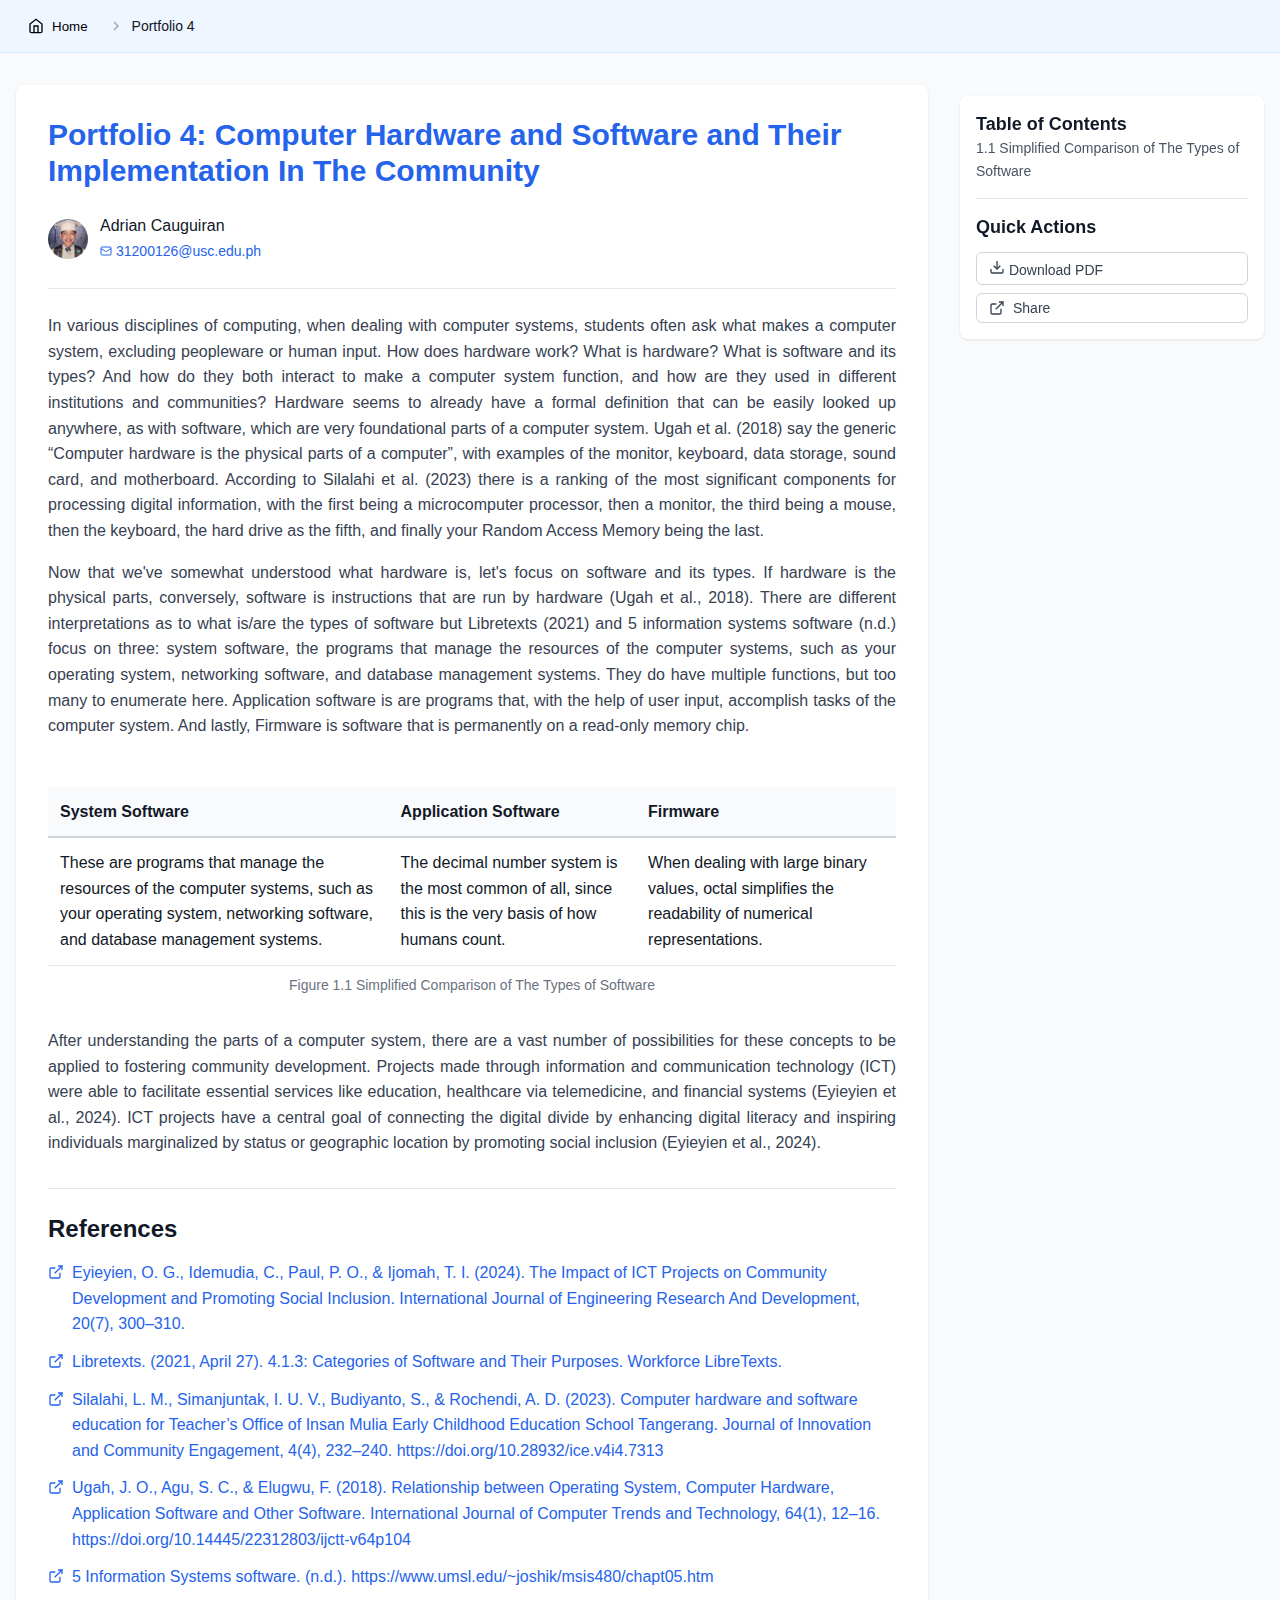
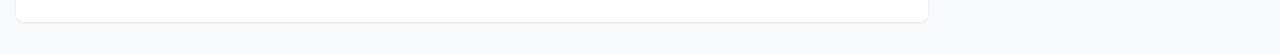
<file: portfolio4.html>
<!--
=================================================================================================================================================================================
FILE NAME   : portfolio4.html
AUTHOR      : Adrian Cauguiran
DESCRIPTION : Portfolio 4 Page for "Introduction to Some Computing Informative Website". All my icons are derived, edited from https://feathericons.com/
COPYRIGHT   : © 2025 Adrian Cauguiran. All rights reserved.
=================================================================================================================================================================================
-->

<!DOCTYPE html>
<html lang="en">
<head>
    <meta charset="UTF-8">
    <meta name="viewport" content="width=device-width, initial-scale=1.0">
    <title>Introduction to Some Computing</title>
    <link rel="stylesheet" href="portfolio.css">
</head>
<body>
    <!-- Breadcrumb -->
    <div class="breadcrumb">
        <div class="breadcrumb-container">
            <a href="index.html">
                <button class="home-btn">    
                    <svg class="icon" viewBox="0 0 24 24">
                        <path d="m3 9 9-7 9 7v11a2 2 0 0 1-2 2H5a2 2 0 0 1-2-2z"></path>
                        <polyline points="9 22 9 12 15 12 15 22"></polyline>
                    </svg>
                    Home
                </button>
            </a>
            <svg class="icon breadcrumb-separator" viewBox="0 0 24 24">
                <polyline points="9 18 15 12 9 6"></polyline>
            </svg>

            <span class="breadcrumb-current">Portfolio 4</span>
        </div>
    </div>

    <!-- Main Content -->
    <div class="main-content">
        <div class="content-grid">
            <!-- Article Content -->
            <div>
                <div class="card">
                    <!-- Article Header -->
                    <div>
                        <h1 class="article-title">
                            Portfolio 4: Computer Hardware and Software and Their Implementation In The Community
                        </h1>
                        
                        <!-- Author Info -->
                        <div class="author-section">
                            <div class="avatar"><img src="images/GRAD_PIC.png" width="40"/> </div>
                            <div>
                                <div class="author-name">Adrian Cauguiran</div>
                                <button class="author-email">
                                    <svg class="icon icon-sm" viewBox="0 0 24 24">
                                        <rect width="20" height="16" x="2" y="4" rx="2"></rect>
                                        <path d="m22 7-8.97 5.7a1.94 1.94 0 0 1-2.06 0L2 7"></path>
                                    </svg>
                                    31200126@usc.edu.ph
                                </button>
                            </div>
                        </div>
                    </div>

                    <!-- Article Content -->
                    <div>
                        <p class="text-content">
                            In various disciplines of computing, when dealing with computer systems, students often ask what makes a computer system, excluding peopleware or human input. How does hardware work? What is hardware? What is software and its types? And how do they both interact to make a computer system function, and how are they used in different institutions and communities? Hardware seems to already have a formal definition that can be easily looked up anywhere, as with software, which are very foundational parts of a computer system. Ugah et al. (2018) say the generic “Computer hardware is the physical parts of a computer”, with examples of the monitor, keyboard, data storage, sound card, and motherboard. According to Silalahi et al. (2023) there is a ranking of the most significant components for processing digital information, with the first being a microcomputer processor, then a monitor, the third being a mouse, then the keyboard, the hard drive as the fifth, and finally your Random Access Memory being the last. 
                        </p>

                        <p class="text-content"> 
                            Now that we've somewhat understood what hardware is, let's focus on software and its types. If hardware is the physical parts, conversely, software is instructions that are run by hardware (Ugah et al., 2018). There are different interpretations as to what is/are the types of software but Libretexts (2021) and 5 information systems software (n.d.) focus on three: system software, the programs that manage the resources of the computer systems, such as your operating system, networking software, and database management systems. They do have multiple functions, but too many to enumerate here. Application software is are programs that, with the help of user input, accomplish tasks of the computer system. And lastly, Firmware is software that is permanently on a read-only memory chip.
                        </p>
                                                
                        <!-- Table -->
                        <section id="table">
                            <div class="table-wrapper">
                                <table>
                                    <thead>
                                        <tr>
                                            <th>System Software</th>
                                            <th>Application Software</th>
                                            <th>Firmware</th>
                                        </tr>
                                    </thead>
                                    <tbody>
                                        <tr>
                                            <td>These are programs that manage the resources of the computer systems, such as your operating system, networking software, and database management systems.</td>
                                            <td>The decimal number system is the most common of all, since this is the very basis of how humans count.</td>
                                            <td>When dealing with large binary values, octal simplifies the readability of numerical representations.</td>
                                        </tr>
                                    </tbody>
                                </table>
                                <p class="figure-caption">Figure 1.1 Simplified Comparison of The Types of Software</p>
                            </div>
                        </section>

                        <p class="text-content">
                            After understanding the parts of a computer system, there are a vast number of possibilities for these concepts to be applied to fostering community development. Projects made through information and communication technology (ICT) were able to facilitate essential services like education, healthcare via telemedicine, and financial systems (Eyieyien et al., 2024). ICT projects have a central goal of connecting the digital divide by enhancing digital literacy and inspiring individuals marginalized by status or geographic location by promoting social inclusion (Eyieyien et al., 2024).
                        </p>

                        <!-- References Section -->
                        <div class="references-section">
                            <h2>References</h2>
                            <div class="references-list">
                                <div class="reference-item" onclick="openReference('https://www.researchgate.net/publication/383847881_The_Impact_of_ICT_Projects_on_Community_Development_and_Promoting_Social_Inclusion')">
                                    <svg class="icon" viewBox="0 0 24 24">
                                        <path d="M18 13v6a2 2 0 0 1-2 2H5a2 2 0 0 1-2-2V8a2 2 0 0 1 2-2h6"></path>
                                        <polyline points="15 3 21 3 21 9"></polyline>
                                        <line x1="10" x2="21" y1="14" y2="3"></line>
                                    </svg>
                                    <span>Eyieyien, O. G., Idemudia, C., Paul, P. O., & Ijomah, T. I. (2024). The Impact of ICT Projects on Community Development and Promoting Social Inclusion. International Journal of Engineering Research And Development, 20(7), 300–310.</span>
                                </div>
                                <div class="reference-item" onclick="openReference('https://workforce.libretexts.org/Courses/Prince_Georges_Community_College/INT_1010%3A_Concepts_in_Computing_(PGCC)/04%3A_System_and_Application_Software/4.01%3A_Purpose_and_Functions_of_Software/4.1.03%3A_Categories_of_Software_and_Their_Purposes')">
                                    <svg class="icon" viewBox="0 0 24 24">
                                        <path d="M18 13v6a2 2 0 0 1-2 2H5a2 2 0 0 1-2-2V8a2 2 0 0 1 2-2h6"></path>
                                        <polyline points="15 3 21 3 21 9"></polyline>
                                        <line x1="10" x2="21" y1="14" y2="3"></line>
                                    </svg>
                                    <span>Libretexts. (2021, April 27). 4.1.3: Categories of Software and Their Purposes. Workforce LibreTexts. </span>
                                </div>
                                <div class="reference-item" onclick="openReference('https://doi.org/10.28932/ice.v4i4.7313')">
                                    <svg class="icon" viewBox="0 0 24 24">
                                        <path d="M18 13v6a2 2 0 0 1-2 2H5a2 2 0 0 1-2-2V8a2 2 0 0 1 2-2h6"></path>
                                        <polyline points="15 3 21 3 21 9"></polyline>
                                        <line x1="10" x2="21" y1="14" y2="3"></line>
                                    </svg>
                                    <span>Silalahi, L. M., Simanjuntak, I. U. V., Budiyanto, S., & Rochendi, A. D. (2023). Computer hardware and software education for Teacher’s Office of Insan Mulia Early Childhood Education School Tangerang. Journal of Innovation and Community Engagement, 4(4), 232–240. https://doi.org/10.28932/ice.v4i4.7313</span>
                                </div>
                                <div class="reference-item" onclick="openReference('https://doi.org/10.14445/22312803/ijctt-v64p104')">
                                    <svg class="icon" viewBox="0 0 24 24">
                                        <path d="M18 13v6a2 2 0 0 1-2 2H5a2 2 0 0 1-2-2V8a2 2 0 0 1 2-2h6"></path>
                                        <polyline points="15 3 21 3 21 9"></polyline>
                                        <line x1="10" x2="21" y1="14" y2="3"></line>
                                    </svg>
                                    <span>Ugah, J. O., Agu, S. C., & Elugwu, F. (2018). Relationship between Operating System, Computer Hardware, Application Software and Other Software. International Journal of Computer Trends and Technology, 64(1), 12–16. https://doi.org/10.14445/22312803/ijctt-v64p104</span>
                                </div>
                                <div class="reference-item" onclick="openReference('https://www.umsl.edu/~joshik/msis480/chapt05.htm')">
                                    <svg class="icon" viewBox="0 0 24 24">
                                        <path d="M18 13v6a2 2 0 0 1-2 2H5a2 2 0 0 1-2-2V8a2 2 0 0 1 2-2h6"></path>
                                        <polyline points="15 3 21 3 21 9"></polyline>
                                        <line x1="10" x2="21" y1="14" y2="3"></line>
                                    </svg>
                                    <span>5 Information Systems software. (n.d.). https://www.umsl.edu/~joshik/msis480/chapt05.htm</span>
                                </div>
                            </div>
                        </div>
                    </div>
                </div>
            </div>

            <!-- Sidebar -->
            <div>
                <div class="card sidebar-card">
                    
                    <div class="toc-section">
                        <h3>Table of Contents</h3>
                        <nav>
                            <a href="#table" class="toc-link">1.1 Simplified Comparison of The Types of Software</a>
                        </nav>
                    </div>
                    
                    <div class="quick-actions">
                        <h3>Quick Actions</h3>
                        <div class="quick-actions-buttons">
                            <button class="btn btn-outline btn-sm btn-full">
                                <a href="../PDFs/[Cauguiran]-G2-CIS1102N-Portfolio4.pdf" download>
                                    <svg class="icon" viewBox="0 0 24 24">
                                        <path d="M21 15v4a2 2 0 0 1-2 2H5a2 2 0 0 1-2-2v-4"></path>
                                        <polyline points="7 10 12 15 17 10"></polyline>
                                        <line x1="12" x2="12" y1="15" y2="3"></line>
                                    </svg>
                                Download PDF
                                </a>
                            </button>
                            <button class="btn btn-outline btn-sm btn-full" onclick="copyCurrentPageLink()">
                                <svg class="icon" viewBox="0 0 24 24">
                                    <path d="M18 13v6a2 2 0 0 1-2 2H5a2 2 0 0 1-2-2V8a2 2 0 0 1 2-2h6"></path>
                                    <polyline points="15 3 21 3 21 9"></polyline>
                                    <line x1="10" x2="21" y1="14" y2="3"></line>
                                </svg>
                                Share
                            </button>
                        </div>
                    </div>
                </div>
            </div>
        </div>
    </div>

    <!-- Scripts Functions -->
    <script>

        function copyCurrentPageLink() {
            const currentUrl = window.location.href;
            navigator.clipboard.writeText(currentUrl)
                .then(() => {
                    alert('Current page link copied to clipboard!');
                })
                .catch(err => {
                    console.error('Failed to copy link: ', err);
                });
        }

        function openReference(url) {
            window.open(url, '_blank');
        }
    </script>
</body>
</html>
</file>
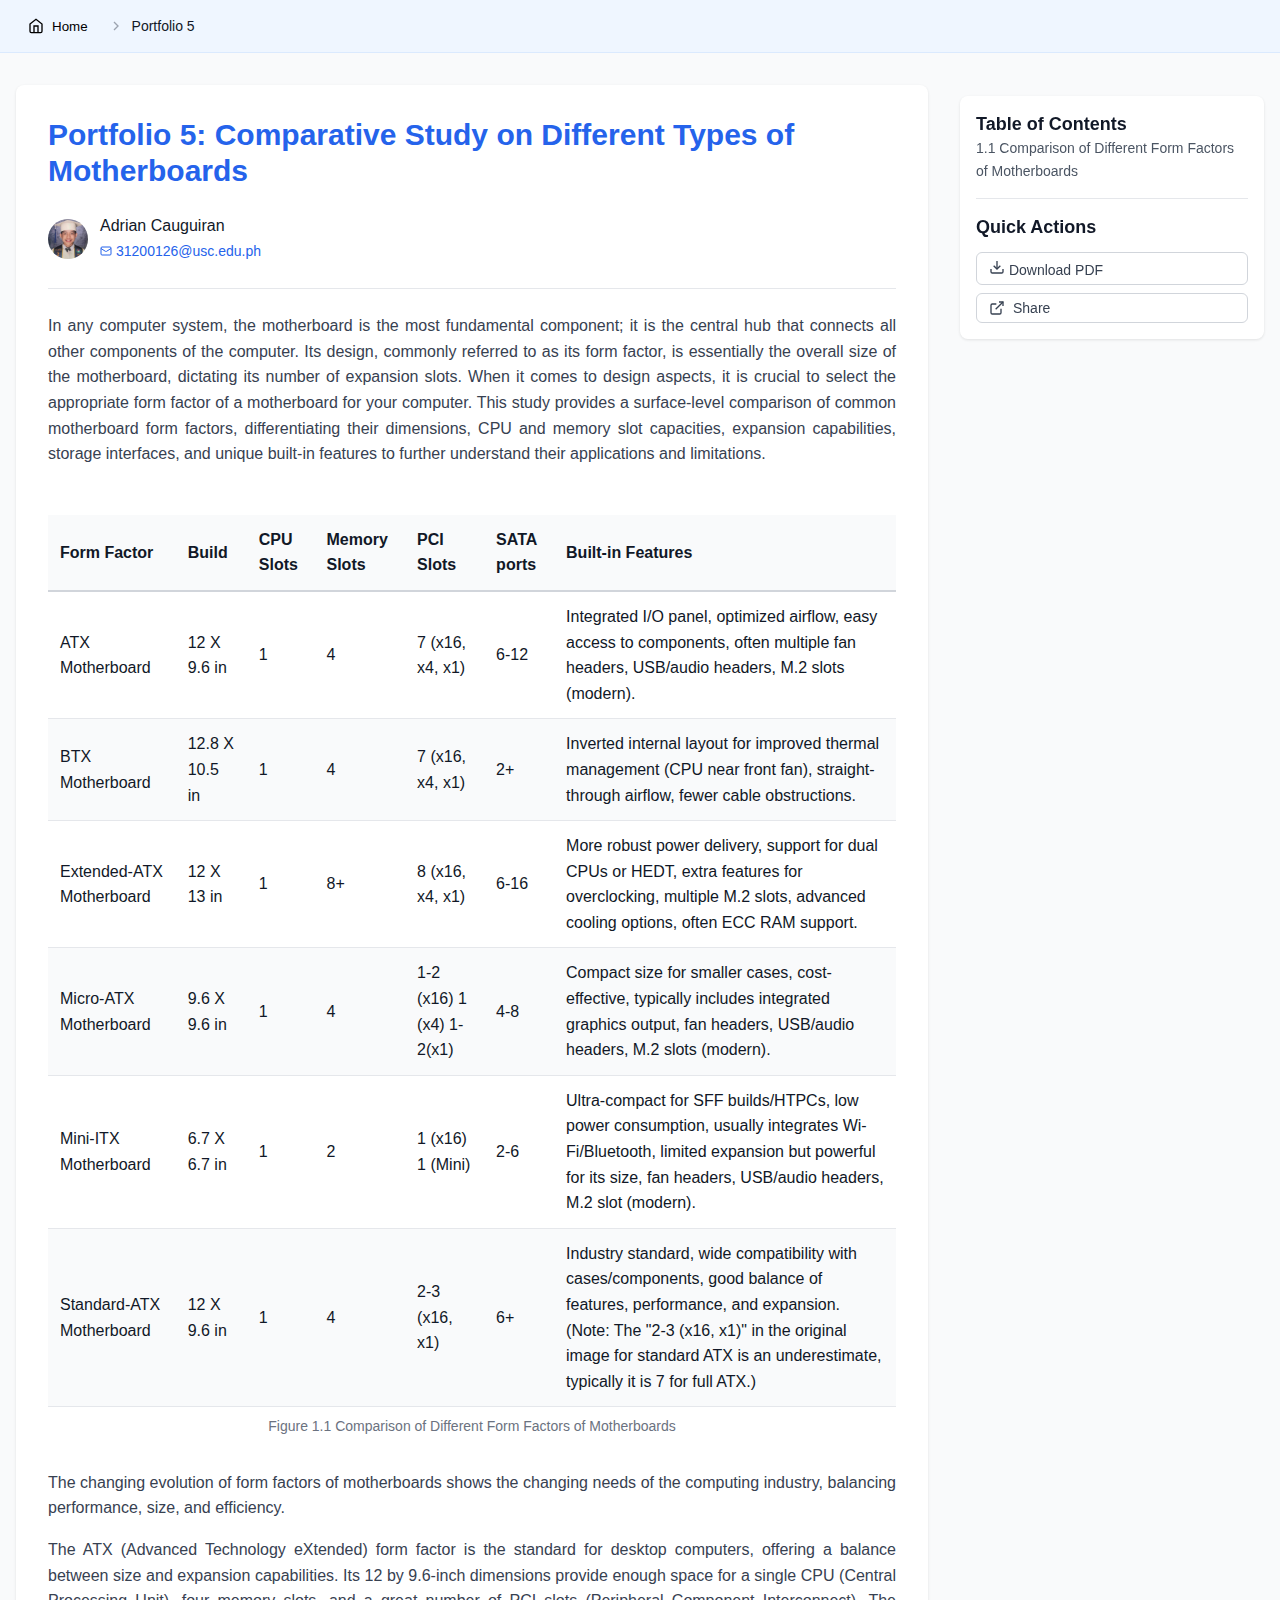
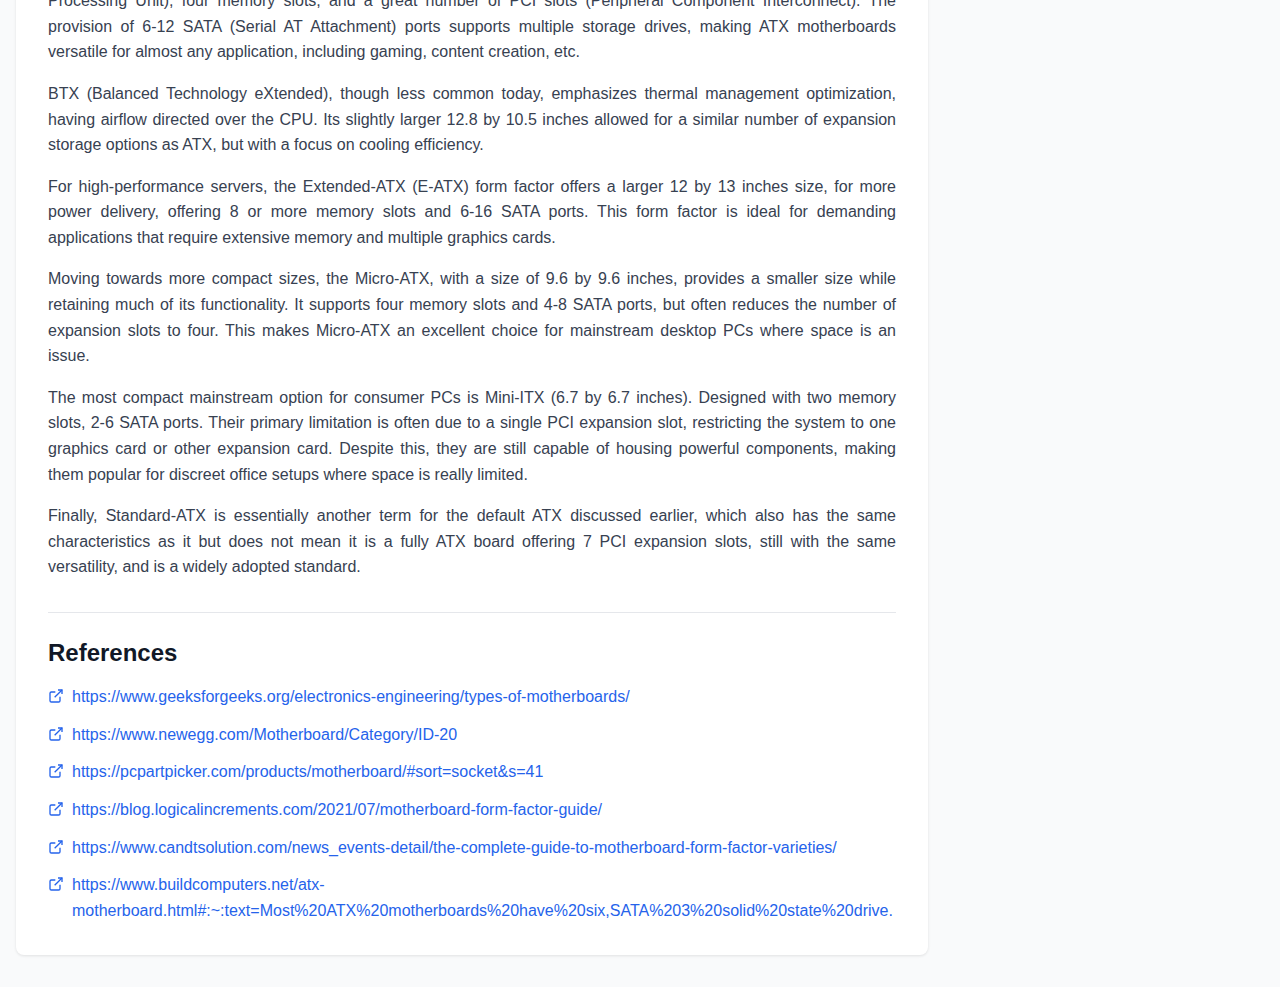
<file: portfolio5.html>
<!--
=================================================================================================================================================================================
FILE NAME   : portfolio5.html
AUTHOR      : Adrian Cauguiran
DESCRIPTION : Portfolio 5 Page for "Introduction to Some Computing Informative Website". All my icons are derived, edited from https://feathericons.com/
COPYRIGHT   : © 2025 Adrian Cauguiran. All rights reserved.
=================================================================================================================================================================================
-->

<!DOCTYPE html>
<html lang="en">
<head>
    <meta charset="UTF-8">
    <meta name="viewport" content="width=device-width, initial-scale=1.0">
    <title>Introduction to Some Computing</title>
    <link rel="stylesheet" href="portfolio.css">
</head>
<body>
    <!-- Breadcrumb -->
    <div class="breadcrumb">
        <div class="breadcrumb-container">
            <a href="index.html">
                <button class="home-btn">    
                    <svg class="icon" viewBox="0 0 24 24">
                        <path d="m3 9 9-7 9 7v11a2 2 0 0 1-2 2H5a2 2 0 0 1-2-2z"></path>
                        <polyline points="9 22 9 12 15 12 15 22"></polyline>
                    </svg>
                    Home
                </button>
            </a>
            <svg class="icon breadcrumb-separator" viewBox="0 0 24 24">
                <polyline points="9 18 15 12 9 6"></polyline>
            </svg>

            <span class="breadcrumb-current">Portfolio 5</span>
        </div>
    </div>

    <!-- Main Content -->
    <div class="main-content">
        <div class="content-grid">
            <!-- Article Content -->
            <div>
                <div class="card">
                    <!-- Article Header -->
                    <div>
                        <h1 class="article-title">
                            Portfolio 5: Comparative Study on Different Types of Motherboards
                        </h1>
                        
                        <!-- Author Info -->
                        <div class="author-section">
                            <div class="avatar"><img src="images/GRAD_PIC.png" width="40"/> </div>
                            <div>
                                <div class="author-name">Adrian Cauguiran</div>
                                <button class="author-email">
                                    <svg class="icon icon-sm" viewBox="0 0 24 24">
                                        <rect width="20" height="16" x="2" y="4" rx="2"></rect>
                                        <path d="m22 7-8.97 5.7a1.94 1.94 0 0 1-2.06 0L2 7"></path>
                                    </svg>
                                    31200126@usc.edu.ph
                                </button>
                            </div>
                        </div>
                    </div>

                    <!-- Article Content -->
                    <div>
                        <p class="text-content">
                        In any computer system, the motherboard is the most fundamental component; it is the central hub that connects all other components of the computer. Its design, commonly referred to as its form factor, is essentially the overall size of the motherboard, dictating its number of expansion slots. When it comes to design aspects, it is crucial to select the appropriate form factor of a motherboard for your computer. This study provides a surface-level comparison of common motherboard form factors, differentiating their dimensions, CPU and memory slot capacities, expansion capabilities, storage interfaces, and unique built-in features to further understand their applications and limitations.
                        </p>
                        
                        <!-- Table -->
                        <section id="table">
                            <div class="table-wrapper">
                                <table>
                                    <thead>
                                        <tr>
                                            <th>Form Factor</th>
                                            <th>Build</th>
                                            <th>CPU Slots</th>
                                            <th>Memory Slots</th>
                                            <th>PCI Slots</th>
                                            <th>SATA ports</th>
                                            <th>Built-in Features</th>
                                        </tr>
                                    </thead>
                                    <tbody>
                                        <tr>
                                            <td>ATX Motherboard</td>
                                            <td>12 X 9.6 in</td>
                                            <td>1</td>
                                            <td>4</td>
                                            <td>7 (x16, x4, x1)</td>
                                            <td>6-12</td>
                                            <td>Integrated I/O panel, optimized airflow, easy access to components, often multiple fan headers, USB/audio headers, M.2 slots (modern).</td>
                                        </tr>
                                        <tr>
                                            <td>BTX Motherboard</td>
                                            <td>12.8 X 10.5 in</td>
                                            <td>1</td>
                                            <td>4</td>
                                            <td>7 (x16, x4, x1)</td>
                                            <td>2+</td>
                                            <td>Inverted internal layout for improved thermal management (CPU near front fan), straight-through airflow, fewer cable obstructions.</td>
                                        </tr>
                                        <tr>
                                            <td>Extended-ATX Motherboard</td>
                                            <td>12 X 13 in</td>
                                            <td>1</td>
                                            <td>8+</td>
                                            <td>8 (x16, x4, x1)</td>
                                            <td>6-16</td>
                                            <td>More robust power delivery, support for dual CPUs or HEDT, extra features for overclocking, multiple M.2 slots, advanced cooling options, often ECC RAM support.</td>
                                        </tr>
                                        <tr>
                                            <td>Micro-ATX Motherboard</td>
                                            <td>9.6 X 9.6 in</td>
                                            <td>1</td>
                                            <td>4</td>
                                            <td>1-2 (x16) 1 (x4) 1-2(x1)</td>
                                            <td>4-8</td>
                                            <td>Compact size for smaller cases, cost-effective, typically includes integrated graphics output, fan headers, USB/audio headers, M.2 slots (modern).</td>
                                        </tr>
                                        <tr>
                                            <td>Mini-ITX Motherboard</td>
                                            <td>6.7 X 6.7 in</td>
                                            <td>1</td>
                                            <td>2</td>
                                            <td>1 (x16) 1 (Mini)</td>
                                            <td>2-6</td>
                                            <td>Ultra-compact for SFF builds/HTPCs, low power consumption, usually integrates Wi-Fi/Bluetooth, limited expansion but powerful for its size, fan headers, USB/audio headers, M.2 slot (modern).</td>
                                        </tr>
                                        <tr>
                                            <td>Standard-ATX Motherboard</td>
                                            <td>12 X 9.6 in</td>
                                            <td>1</td>
                                            <td>4</td>
                                            <td>2-3 (x16, x1)</td>
                                            <td>6+</td>
                                            <td>Industry standard, wide compatibility with cases/components, good balance of features, performance, and expansion. (Note: The "2-3 (x16, x1)" in the original image for standard ATX is an underestimate, typically it is 7 for full ATX.)</td>
                                        </tr>
                                    </tbody>
                                    
                                </table>
                                <p class="figure-caption">Figure 1.1 Comparison of Different Form Factors of Motherboards</p>
                            </div>
                        </section>

                        <p class="text-content"> 
                        The changing evolution of form factors of motherboards shows the changing needs of the computing industry, balancing performance, size, and efficiency. 
                        </p>

                        <p class="text-content"> 
                        The ATX (Advanced Technology eXtended) form factor is the standard for desktop computers, offering a balance between size and expansion capabilities. Its 12 by 9.6-inch dimensions provide enough space for a single CPU (Central Processing Unit), four memory slots, and a great number of PCI slots (Peripheral Component Interconnect). The provision of 6-12 SATA (Serial AT Attachment) ports supports multiple storage drives, making ATX motherboards versatile for almost any application, including gaming, content creation, etc.
                        </p>

                        <p class="text-content"> 
                        BTX (Balanced Technology eXtended), though less common today, emphasizes thermal management optimization, having airflow directed over the CPU. Its slightly larger 12.8 by 10.5 inches allowed for a similar number of expansion storage options as ATX, but with a focus on cooling efficiency. 
                        </p>

                        <p class="text-content"> 
                        For high-performance servers, the Extended-ATX (E-ATX) form factor offers a larger 12 by 13 inches size, for more power delivery, offering 8 or more memory slots and 6-16 SATA ports. This form factor is ideal for demanding applications that require extensive memory and multiple graphics cards.
                        </p>

                        <p class="text-content"> 
                        Moving towards more compact sizes, the Micro-ATX, with a size of 9.6 by 9.6 inches, provides a smaller size while retaining much of its functionality.  It supports four memory slots and 4-8 SATA ports, but often reduces the number of expansion slots to four. This makes Micro-ATX an excellent choice for mainstream desktop PCs where space is an issue. 
                        </p>

                        <p class="text-content"> 
                        The most compact mainstream option for consumer PCs is Mini-ITX (6.7 by 6.7 inches). Designed with two memory slots, 2-6 SATA ports. Their primary limitation is often due to a single PCI expansion slot, restricting the system to one graphics card or other expansion card. Despite this, they are still capable of housing powerful components, making them popular for discreet office setups where space is really limited.
                        </p>

                        <p class="text-content"> 
                        Finally, Standard-ATX is essentially another term for the default ATX discussed earlier, which also has the same characteristics as it but does not mean it is a fully ATX board offering 7 PCI expansion slots, still with the same versatility, and is a widely adopted standard. 
                        </p>

                        <!-- References Section -->
                        <div class="references-section">
                            <h2>References</h2>
                            <div class="references-list">
                                <div class="reference-item" onclick="openReference('https://www.geeksforgeeks.org/electronics-engineering/types-of-motherboards/')">
                                    <svg class="icon" viewBox="0 0 24 24">
                                        <path d="M18 13v6a2 2 0 0 1-2 2H5a2 2 0 0 1-2-2V8a2 2 0 0 1 2-2h6"></path>
                                        <polyline points="15 3 21 3 21 9"></polyline>
                                        <line x1="10" x2="21" y1="14" y2="3"></line>
                                    </svg>
                                    <span>https://www.geeksforgeeks.org/electronics-engineering/types-of-motherboards/</span>
                                </div>
                                <div class="reference-item" onclick="openReference('https://www.newegg.com/Motherboard/Category/ID-20')">
                                    <svg class="icon" viewBox="0 0 24 24">
                                        <path d="M18 13v6a2 2 0 0 1-2 2H5a2 2 0 0 1-2-2V8a2 2 0 0 1 2-2h6"></path>
                                        <polyline points="15 3 21 3 21 9"></polyline>
                                        <line x1="10" x2="21" y1="14" y2="3"></line>
                                    </svg>
                                    <span>https://www.newegg.com/Motherboard/Category/ID-20</span>
                                </div>
                                <div class="reference-item" onclick="openReference('https://pcpartpicker.com/products/motherboard/#sort=socket&s=41')">
                                    <svg class="icon" viewBox="0 0 24 24">
                                        <path d="M18 13v6a2 2 0 0 1-2 2H5a2 2 0 0 1-2-2V8a2 2 0 0 1 2-2h6"></path>
                                        <polyline points="15 3 21 3 21 9"></polyline>
                                        <line x1="10" x2="21" y1="14" y2="3"></line>
                                    </svg>
                                    <span>https://pcpartpicker.com/products/motherboard/#sort=socket&s=41</span>
                                </div>
                                <div class="reference-item" onclick="openReference('https://blog.logicalincrements.com/2021/07/motherboard-form-factor-guide/')">
                                    <svg class="icon" viewBox="0 0 24 24">
                                        <path d="M18 13v6a2 2 0 0 1-2 2H5a2 2 0 0 1-2-2V8a2 2 0 0 1 2-2h6"></path>
                                        <polyline points="15 3 21 3 21 9"></polyline>
                                        <line x1="10" x2="21" y1="14" y2="3"></line>
                                    </svg>
                                    <span>https://blog.logicalincrements.com/2021/07/motherboard-form-factor-guide/</span>
                                </div>
                                <div class="reference-item" onclick="openReference('https://www.candtsolution.com/news_events-detail/the-complete-guide-to-motherboard-form-factor-varieties/')">
                                    <svg class="icon" viewBox="0 0 24 24">
                                        <path d="M18 13v6a2 2 0 0 1-2 2H5a2 2 0 0 1-2-2V8a2 2 0 0 1 2-2h6"></path>
                                        <polyline points="15 3 21 3 21 9"></polyline>
                                        <line x1="10" x2="21" y1="14" y2="3"></line>
                                    </svg>
                                    <span>https://www.candtsolution.com/news_events-detail/the-complete-guide-to-motherboard-form-factor-varieties/</span>
                                </div>
                                <div class="reference-item" onclick="openReference('https://www.buildcomputers.net/atx-motherboard.html#:~:text=Most%20ATX%20motherboards%20have%20six,SATA%203%20solid%20state%20drive.')">
                                    <svg class="icon" viewBox="0 0 24 24">
                                        <path d="M18 13v6a2 2 0 0 1-2 2H5a2 2 0 0 1-2-2V8a2 2 0 0 1 2-2h6"></path>
                                        <polyline points="15 3 21 3 21 9"></polyline>
                                        <line x1="10" x2="21" y1="14" y2="3"></line>
                                    </svg>
                                    <span>https://www.buildcomputers.net/atx-motherboard.html#:~:text=Most%20ATX%20motherboards%20have%20six,SATA%203%20solid%20state%20drive.</span>
                                </div>
                            </div>
                        </div>
                    </div>
                </div>
            </div>

            <!-- Sidebar -->
            <div>
                <div class="card sidebar-card">
                    
                    <div class="toc-section">
                        <h3>Table of Contents</h3>
                        <nav>
                            <a href="#table" class="toc-link">1.1 Comparison of Different Form Factors of Motherboards</a>
                        </nav>
                    </div>
                    
                    <div class="quick-actions">
                        <h3>Quick Actions</h3>
                        <div class="quick-actions-buttons">
                            <button class="btn btn-outline btn-sm btn-full">
                                <a href="../PDFs/[Cauguiran]-G2-CIS1102N-Portfolio5.pdf" download>
                                    <svg class="icon" viewBox="0 0 24 24">
                                        <path d="M21 15v4a2 2 0 0 1-2 2H5a2 2 0 0 1-2-2v-4"></path>
                                        <polyline points="7 10 12 15 17 10"></polyline>
                                        <line x1="12" x2="12" y1="15" y2="3"></line>
                                    </svg>
                                Download PDF
                                </a>
                            </button>
                            <button class="btn btn-outline btn-sm btn-full" onclick="copyCurrentPageLink()">
                                <svg class="icon" viewBox="0 0 24 24">
                                    <path d="M18 13v6a2 2 0 0 1-2 2H5a2 2 0 0 1-2-2V8a2 2 0 0 1 2-2h6"></path>
                                    <polyline points="15 3 21 3 21 9"></polyline>
                                    <line x1="10" x2="21" y1="14" y2="3"></line>
                                </svg>
                                Share
                            </button>
                        </div>
                    </div>
                </div>
            </div>
        </div>
    </div>

    <!-- Scripts Functions -->
    <script>

        function copyCurrentPageLink() {
            const currentUrl = window.location.href;
            navigator.clipboard.writeText(currentUrl)
                .then(() => {
                    alert('Current page link copied to clipboard!');
                })
                .catch(err => {
                    console.error('Failed to copy link: ', err);
                });
        }

        function openReference(url) {
            window.open(url, '_blank');
        }
    </script>
</body>
</html>
</file>
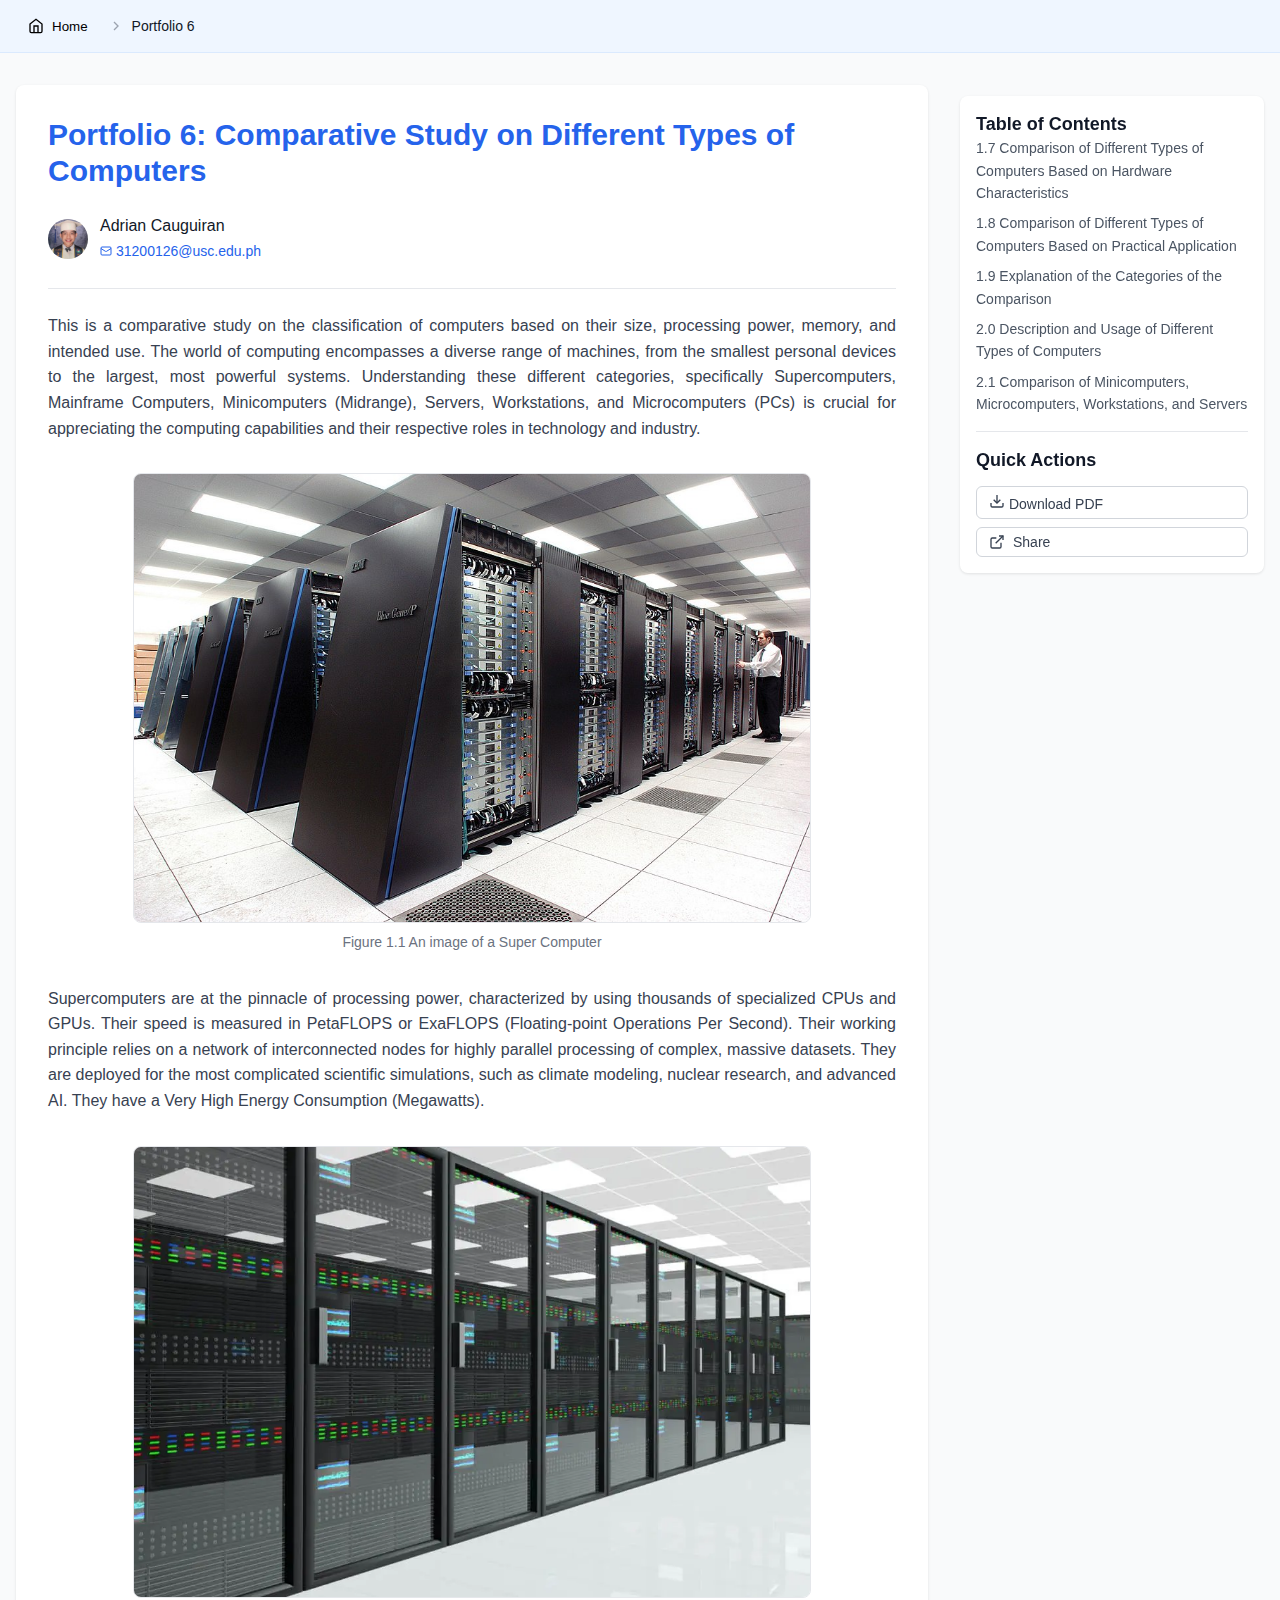
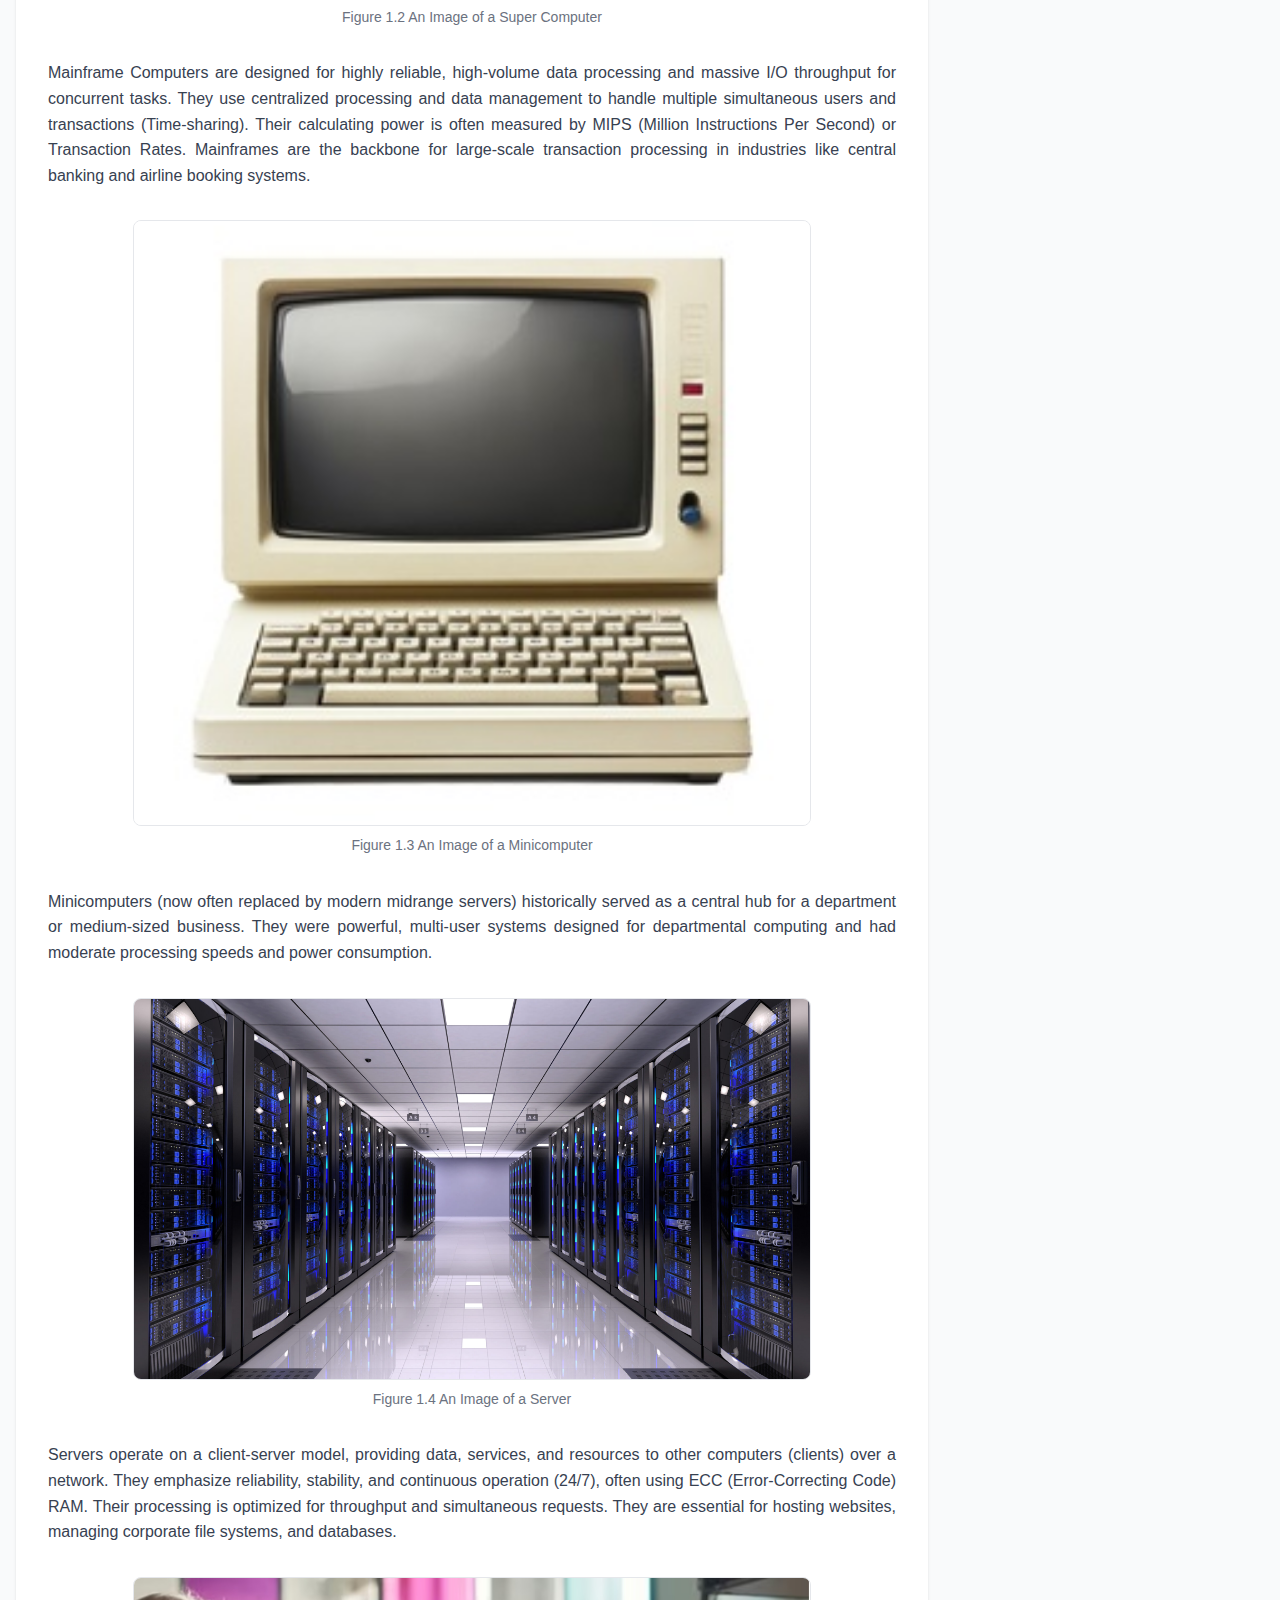
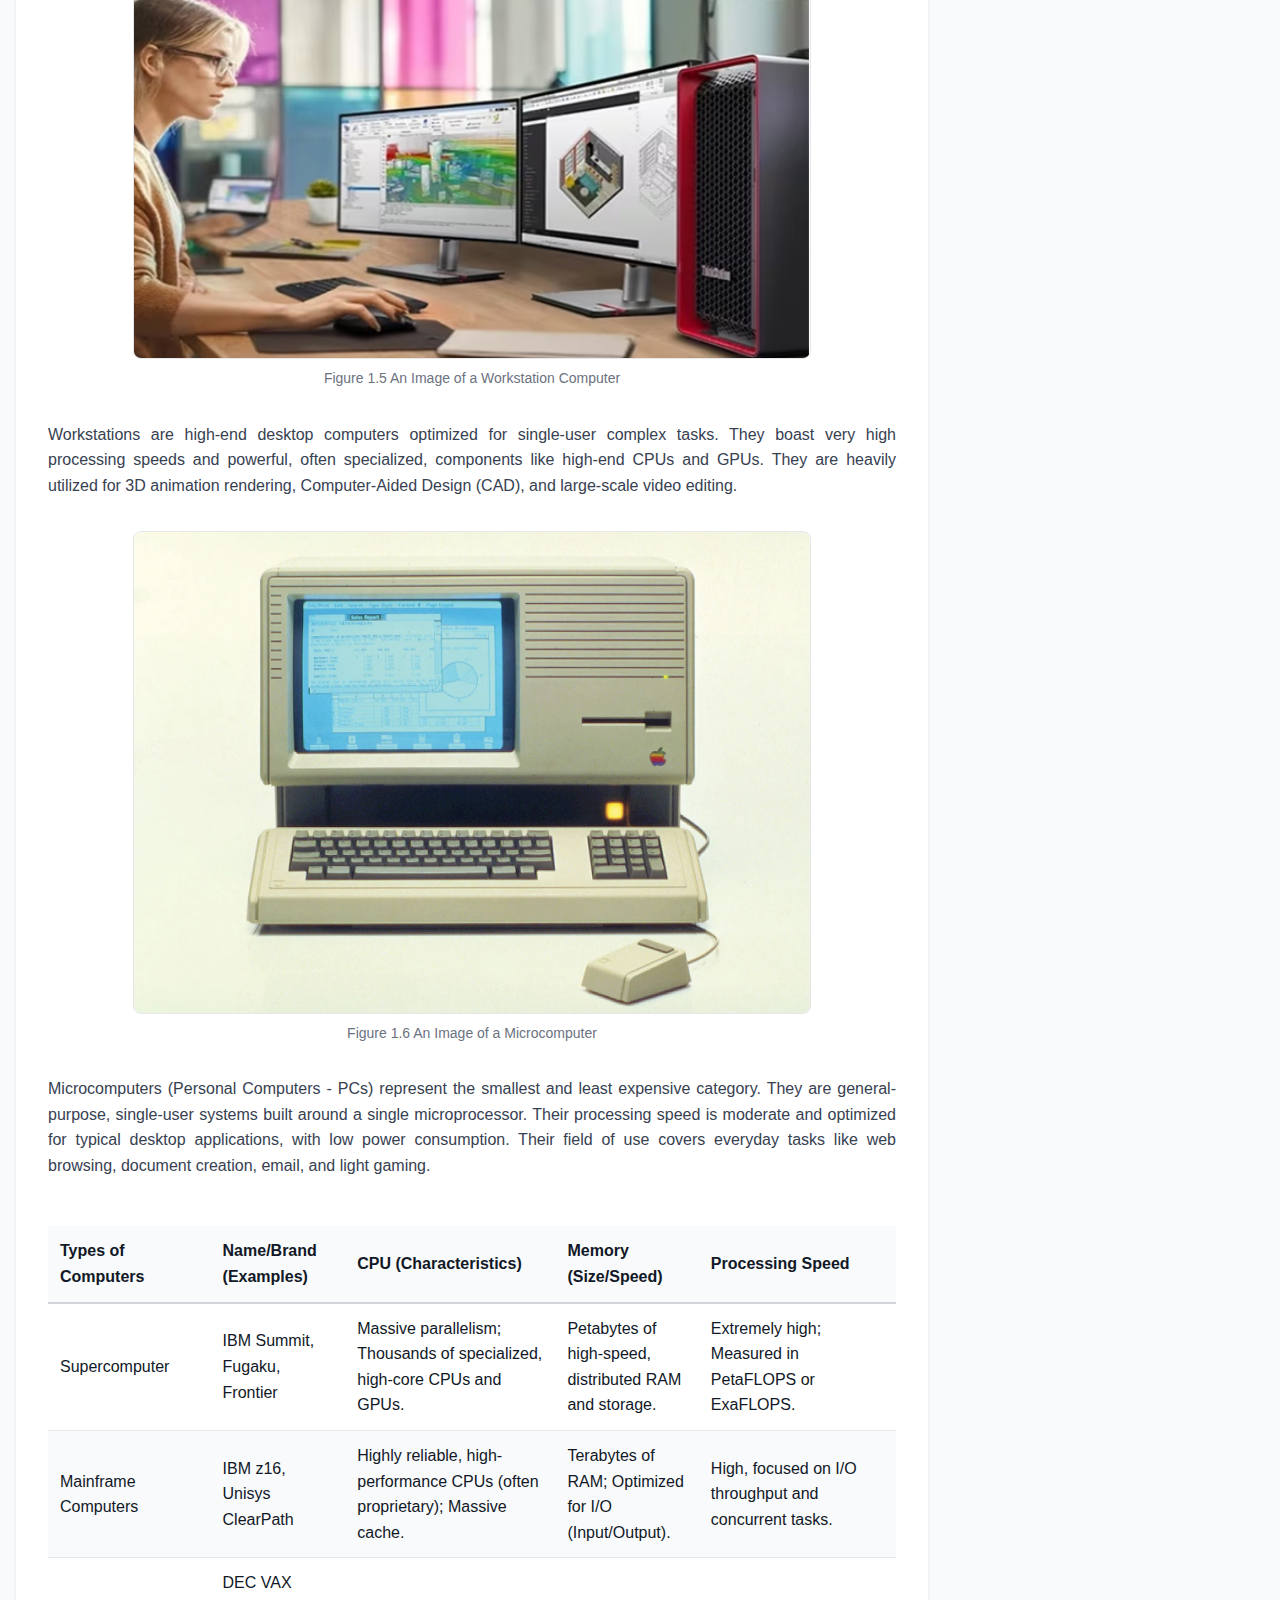
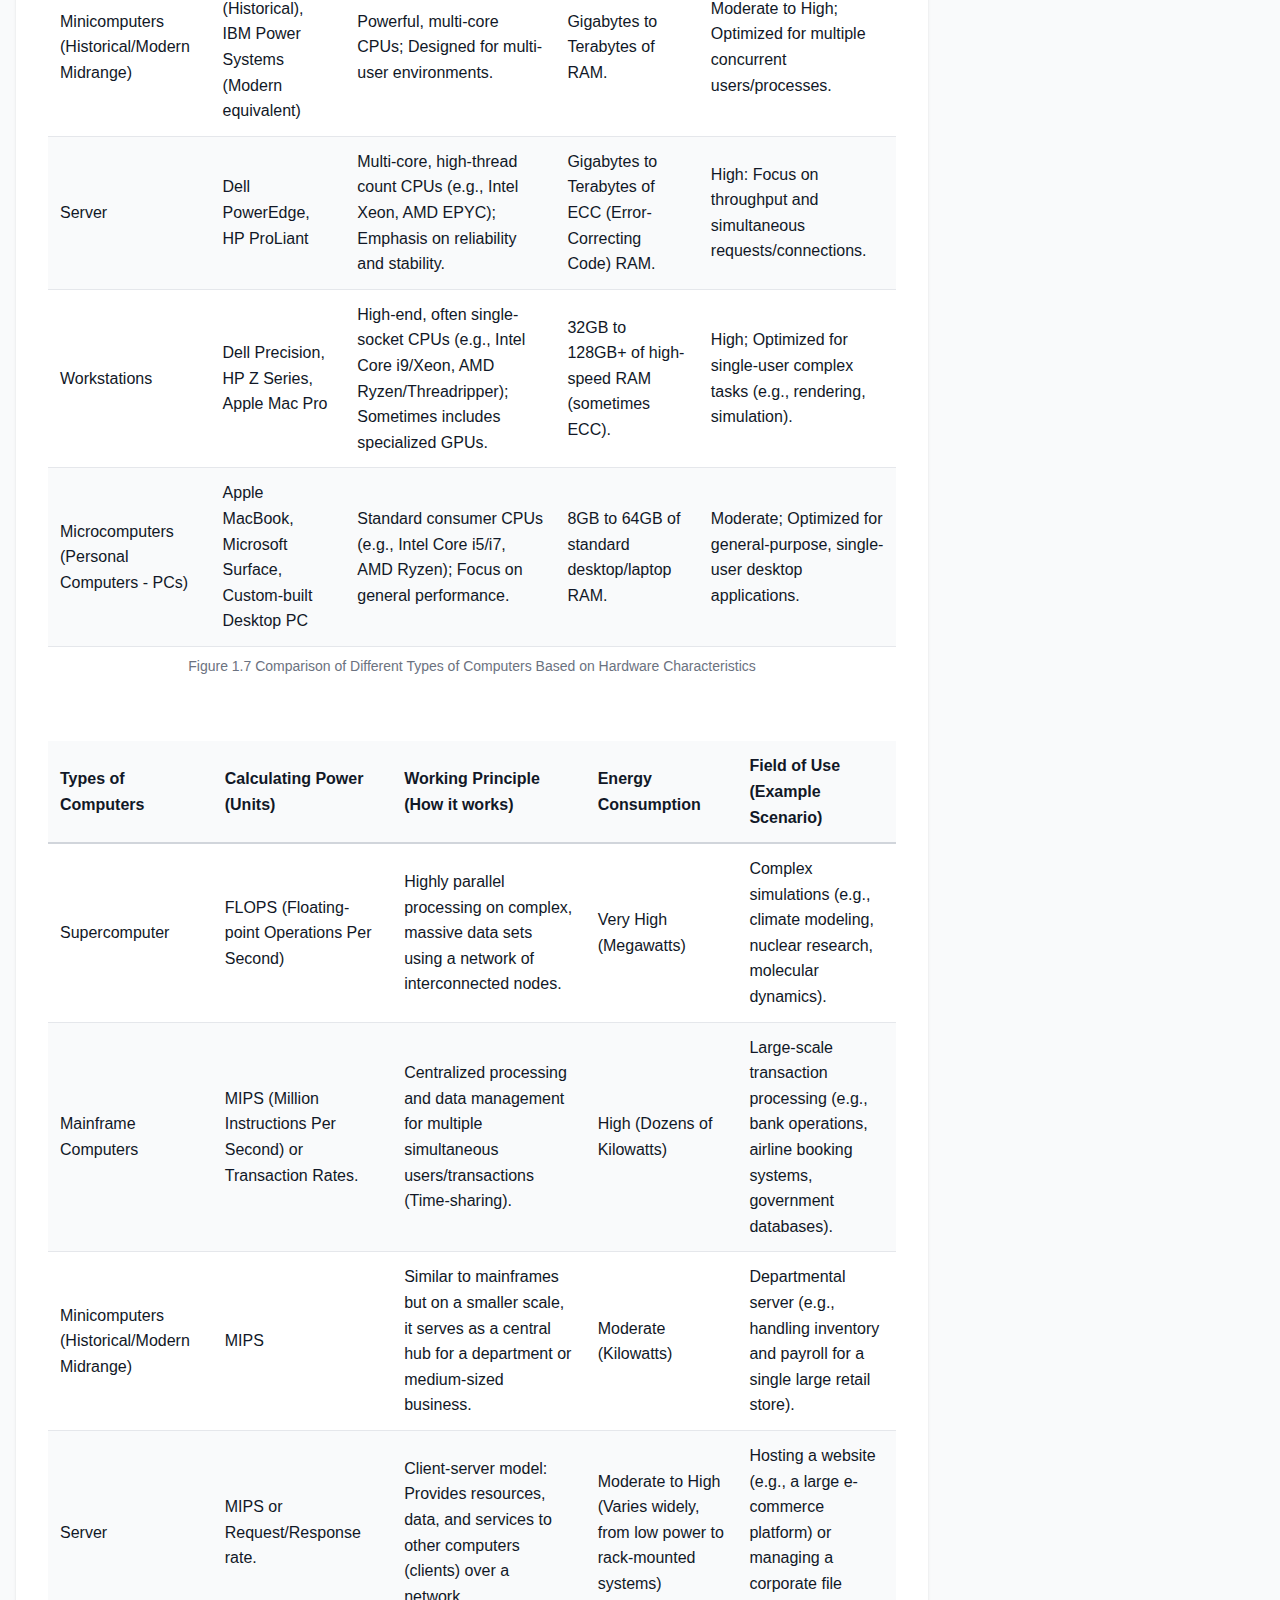
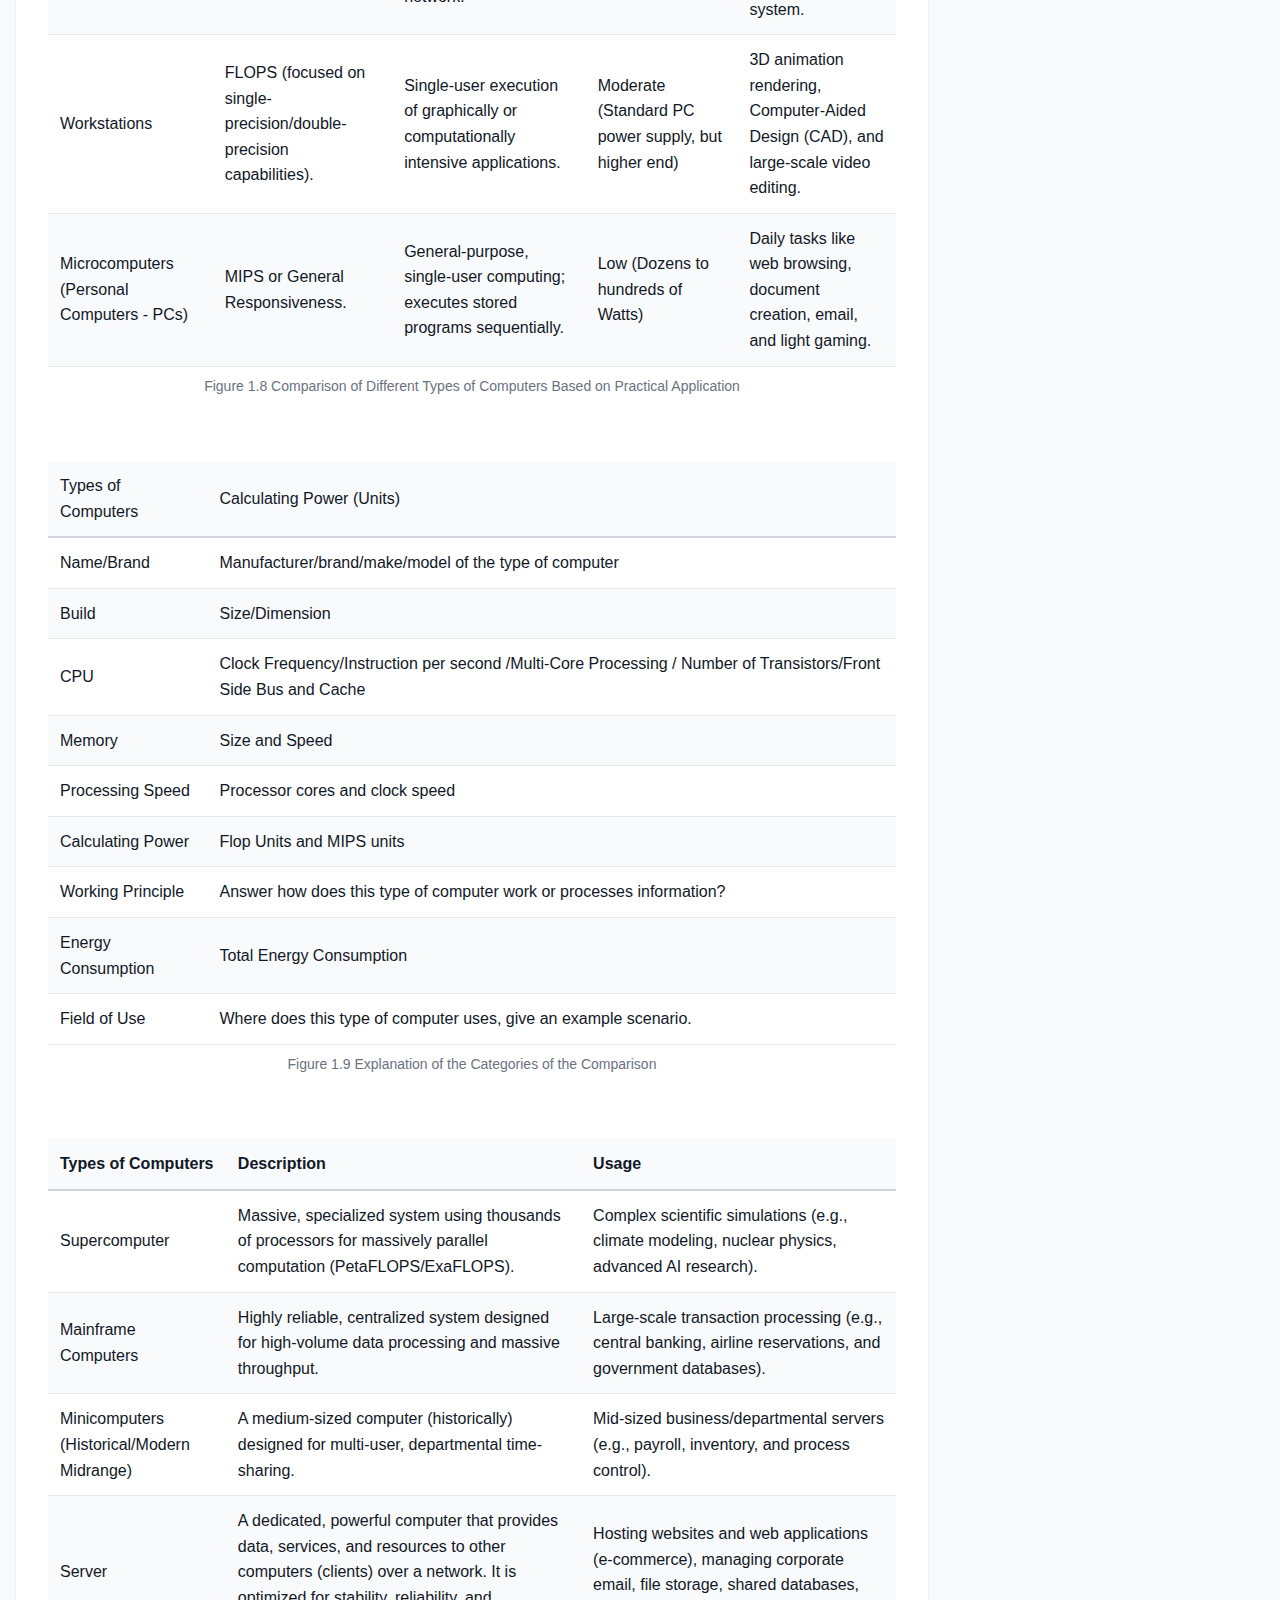
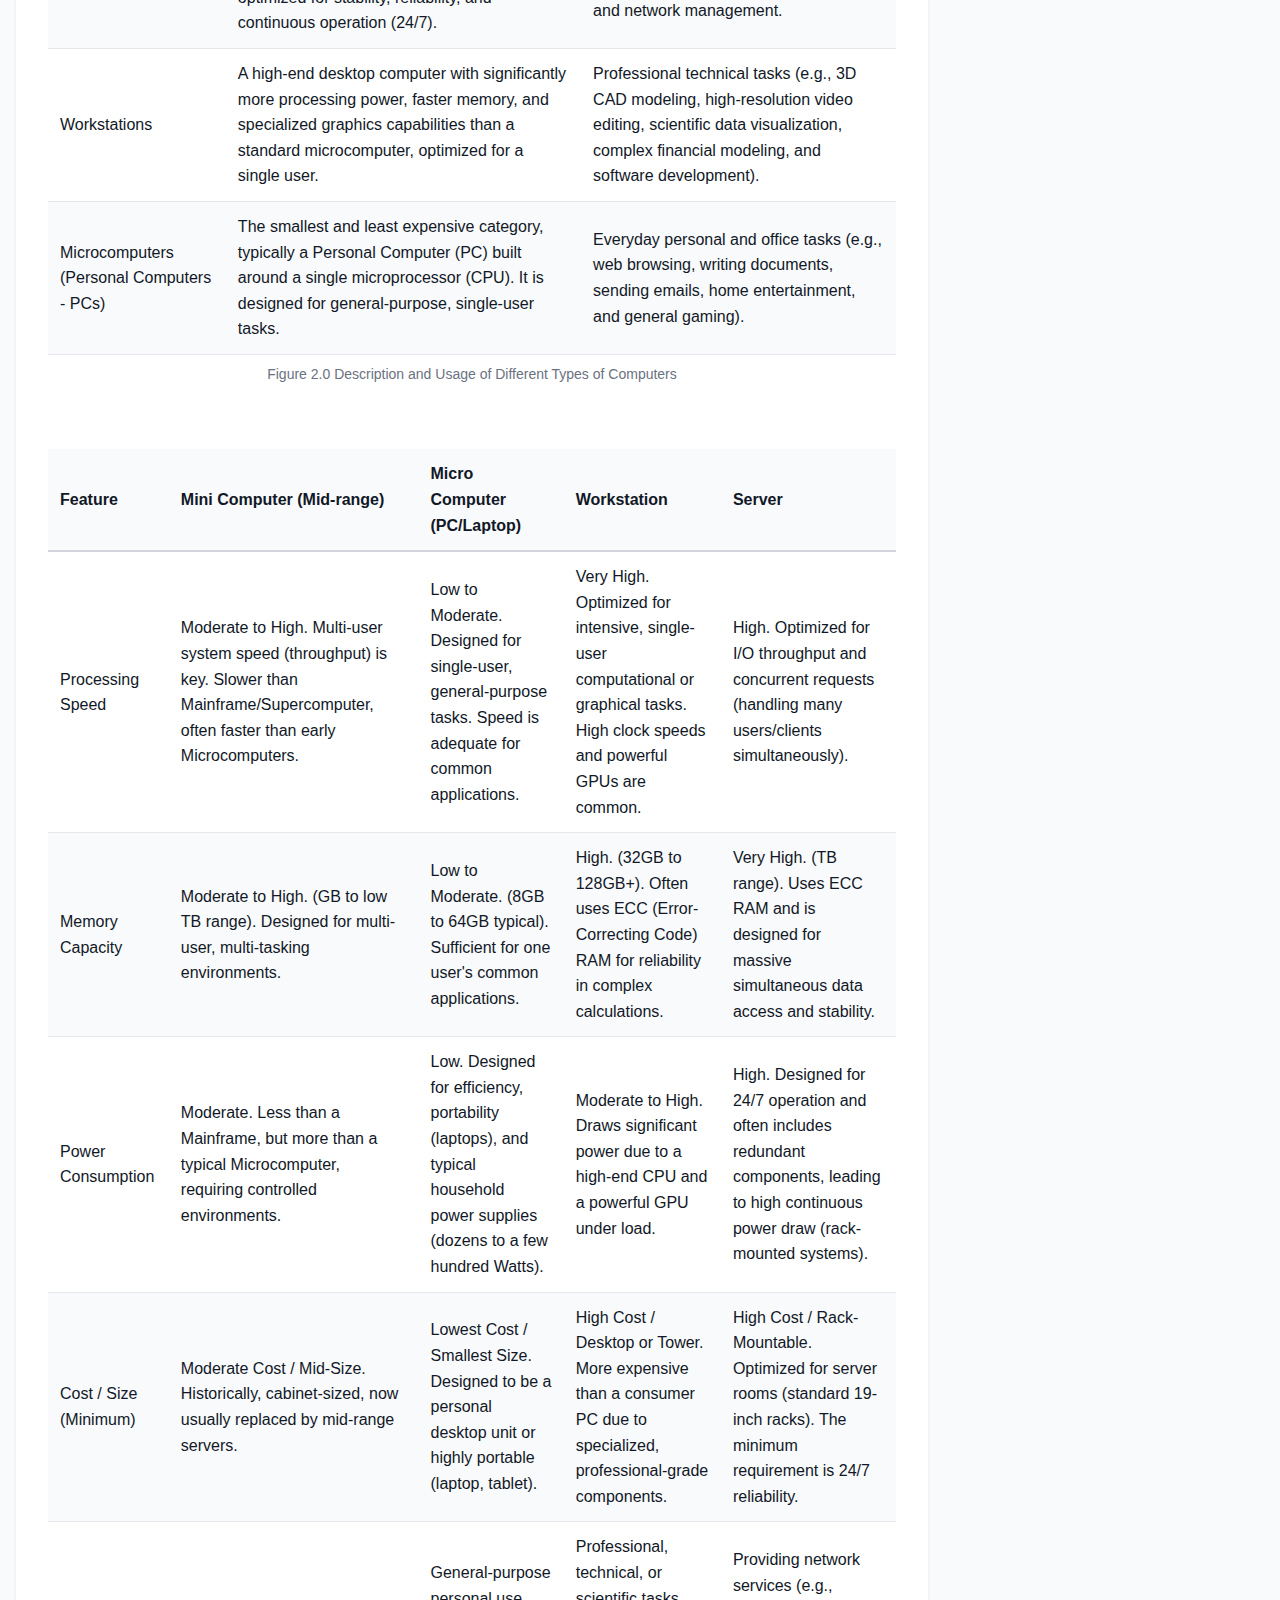
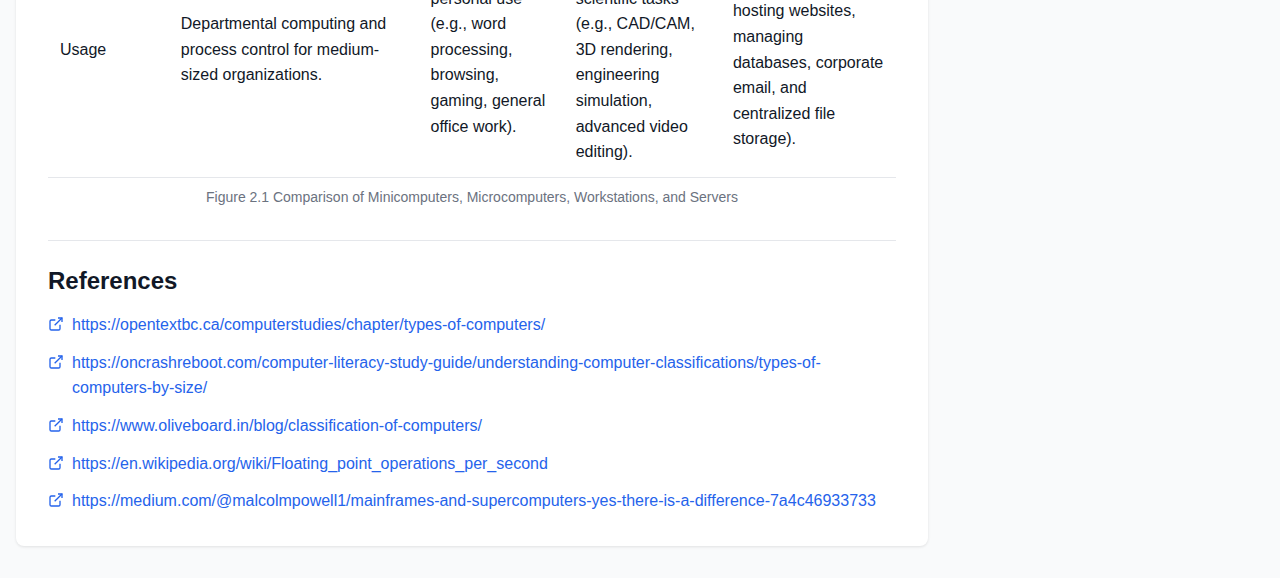
<file: portfolio6.html>
<!--
=================================================================================================================================================================================
FILE NAME   : portfolio6.html
AUTHOR      : Adrian Cauguiran
DESCRIPTION : Portfolio 6 Page for "Introduction to Some Computing Informative Website". All my icons are derived, edited from https://feathericons.com/
COPYRIGHT   : © 2025 Adrian Cauguiran. All rights reserved.
=================================================================================================================================================================================
-->

<!DOCTYPE html>
<html lang="en">
<head>
    <meta charset="UTF-8">
    <meta name="viewport" content="width=device-width, initial-scale=1.0">
    <title>Introduction to Some Computing</title>
    <link rel="stylesheet" href="portfolio.css">
</head>
<body>
    <!-- Breadcrumb -->
    <div class="breadcrumb">
        <div class="breadcrumb-container">
            <a href="index.html">
                <button class="home-btn">    
                    <svg class="icon" viewBox="0 0 24 24">
                        <path d="m3 9 9-7 9 7v11a2 2 0 0 1-2 2H5a2 2 0 0 1-2-2z"></path>
                        <polyline points="9 22 9 12 15 12 15 22"></polyline>
                    </svg>
                    Home
                </button>
            </a>
            <svg class="icon breadcrumb-separator" viewBox="0 0 24 24">
                <polyline points="9 18 15 12 9 6"></polyline>
            </svg>

            <span class="breadcrumb-current">Portfolio 6</span>
        </div>
    </div>

    <!-- Main Content -->
    <div class="main-content">
        <div class="content-grid">
            <!-- Article Content -->
            <div>
                <div class="card">
                    <!-- Article Header -->
                    <div>
                        <h1 class="article-title">
                            Portfolio 6: Comparative Study on Different Types of Computers
                        </h1>
                        
                        <!-- Author Info -->
                        <div class="author-section">
                            <div class="avatar"><img src="images/GRAD_PIC.png" width="40"/> </div>
                            <div>
                                <div class="author-name">Adrian Cauguiran</div>
                                <button class="author-email">
                                    <svg class="icon icon-sm" viewBox="0 0 24 24">
                                        <rect width="20" height="16" x="2" y="4" rx="2"></rect>
                                        <path d="m22 7-8.97 5.7a1.94 1.94 0 0 1-2.06 0L2 7"></path>
                                    </svg>
                                    31200126@usc.edu.ph
                                </button>
                            </div>
                        </div>
                    </div>

                    <!-- Article Content -->
                    <div>

                        <p class="text-content">
                            This is a comparative study on the classification of computers based on their size, processing power, memory, and intended use. The world of computing encompasses a diverse range of machines, from the smallest personal devices to the largest, most powerful systems. Understanding these different categories, specifically Supercomputers, Mainframe Computers, Minicomputers (Midrange), Servers, Workstations, and Microcomputers (PCs) is crucial for appreciating the computing capabilities and their respective roles in technology and industry.
                        </p>
                        
                        <!-- Supercomputer Computer Image -->
                        
                            <div class="figure">
                                            <a href="https://en.wikipedia.org/wiki/Supercomputer">
                                        <img src="images/Supercomputer.jpg">
                                    </a>
                                <p class="figure-caption">Figure 1.1 An image of a Super Computer</p>
                            </div>

                        <p class="text-content"> 
                            Supercomputers are at the pinnacle of processing power, characterized by using thousands of specialized CPUs and GPUs. Their speed is measured in PetaFLOPS or ExaFLOPS (Floating-point Operations Per Second). Their working principle relies on a network of interconnected nodes for highly parallel processing of complex, massive datasets. They are deployed for the most complicated scientific simulations, such as climate modeling, nuclear research, and advanced AI. They have a Very High Energy Consumption (Megawatts). 
                        </p>

                        <!-- Mainframe Computer Image -->
                        
                            <div class="figure">
                                    <a href="https://networkencyclopedia.com/wp-content/uploads/2019/09/mainframe-facility-1024x682.jpeg">
                                        <img src="images/Mainframecomputer.webp">
                                    </a>
                                <p class="figure-caption">Figure 1.2 An Image of a Super Computer</p>
                            </div>

                        <p class="text-content"> 
                            Mainframe Computers are designed for highly reliable, high-volume data processing and massive I/O throughput for concurrent tasks. They use centralized processing and data management to handle multiple simultaneous users and transactions (Time-sharing). Their calculating power is often measured by MIPS (Million Instructions Per Second) or Transaction Rates. Mainframes are the backbone for large-scale transaction processing in industries like central banking and airline booking systems.                        
                        </p>

                        <!-- Minicomputer Image -->
                        
                            <div class="figure">
                                    <a href="https://www.tutorialspoint.com/computer_fundamentals/minicomputers.htm">
                                        <img src="images/Minicomputers.jpg">
                                    </a>
                                <p class="figure-caption">Figure 1.3 An Image of a Minicomputer</p>
                            </div>
                        
                        <p class="text-content"> 
                            Minicomputers (now often replaced by modern midrange servers) historically served as a central hub for a department or medium-sized business. They were powerful, multi-user systems designed for departmental computing and had moderate processing speeds and power consumption.
                        </p>

                        <!-- Server Image -->
                        
                            <div class="figure">
                                    <a href="https://www.racksolutions.com/news/app/uploads/AdobeStock_90603827-scaled.jpeg">
                                        <img src="images/Server.jpeg">
                                    </a>
                                <p class="figure-caption">Figure 1.4 An Image of a Server</p>
                            </div>
                        
                        <p class="text-content"> 
                            Servers operate on a client-server model, providing data, services, and resources to other computers (clients) over a network. They emphasize reliability, stability, and continuous operation (24/7), often using ECC (Error-Correcting Code) RAM. Their processing is optimized for throughput and simultaneous requests. They are essential for hosting websites, managing corporate file systems, and databases.                         
                        </p>

                        <!-- Workstation Image -->
                        
                            <div class="figure">
                                    <a href="https://image.coolblue.nl/624x351/content/99c0af1fc90423a7895da5a6a13d03a8">
                                        <img src="images/Workstations.avif">
                                    </a>
                                <p class="figure-caption">Figure 1.5 An Image of a Workstation Computer</p>
                            </div>
                        
                        <p class="text-content"> 
                            Workstations are high-end desktop computers optimized for single-user complex tasks. They boast very high processing speeds and powerful, often specialized, components like high-end CPUs and GPUs. They are heavily utilized for 3D animation rendering, Computer-Aided Design (CAD), and large-scale video editing.                        
                        </p>

                        <!-- Microcomputer Image -->
                        
                            <div class="figure">
                                    <a href="https://cdn.britannica.com/05/24405-050-217BD4E9/Apple-Lisa-computer.jpg">
                                        <img src="images/Microcomputer.webp">
                                    </a>
                                <p class="figure-caption">Figure 1.6 An Image of a Microcomputer</p>
                            </div>
                        
                        <p class="text-content"> 
                            Microcomputers (Personal Computers - PCs) represent the smallest and least expensive category. They are general-purpose, single-user systems built around a single microprocessor. Their processing speed is moderate and optimized for typical desktop applications, with low power consumption. Their field of use covers everyday tasks like web browsing, document creation, email, and light gaming.                        
                        </p>

                        <!-- Table 1 -->
                        <section id="table1">
                            <div class="table-wrapper">
                                <table>
                                    <thead>
                                        <tr>
                                            <th>Types of Computers</th>
                                            <th>Name/Brand (Examples)</th>
                                            <th>CPU (Characteristics)</th>
                                            <th>Memory (Size/Speed)</th>
                                            <th>Processing Speed</th>
                                        </tr>
                                    </thead>
                                    <tbody>
                                        <tr>
                                            <td>Supercomputer</td>
                                            <td>IBM Summit, Fugaku, Frontier</td>
                                            <td>Massive parallelism; Thousands of specialized, high-core CPUs and GPUs.</td>
                                            <td>Petabytes of high-speed, distributed RAM and storage.</td>
                                            <td>Extremely high; Measured in PetaFLOPS or ExaFLOPS.</td>
                                        </tr>
                                        <tr>
                                            <td>Mainframe Computers</td>
                                            <td>IBM z16, Unisys ClearPath</td>
                                            <td>Highly reliable, high-performance CPUs (often proprietary); Massive cache.</td>
                                            <td>Terabytes of RAM; Optimized for I/O (Input/Output).</td>
                                            <td>High, focused on I/O throughput and concurrent tasks.</td>
                                        </tr>
                                        <tr>
                                            <td>Minicomputers (Historical/Modern Midrange)</td>
                                            <td>DEC VAX (Historical), IBM Power Systems (Modern equivalent)</td>
                                            <td>Powerful, multi-core CPUs; Designed for multi-user environments.</td>
                                            <td>Gigabytes to Terabytes of RAM.</td>
                                            <td>Moderate to High; Optimized for multiple concurrent users/processes.</td>
                                        </tr>
                                        <tr>
                                            <td>Server</td>
                                            <td>Dell PowerEdge, HP ProLiant</td>
                                            <td>Multi-core, high-thread count CPUs (e.g., Intel Xeon, AMD EPYC); Emphasis on reliability and stability.</td>
                                            <td>Gigabytes to Terabytes of ECC (Error-Correcting Code) RAM.</td>
                                            <td>High: Focus on throughput and simultaneous requests/connections.</td>
                                        </tr>
                                        <tr>
                                            <td>Workstations</td>
                                            <td>Dell Precision, HP Z Series, Apple Mac Pro</td>
                                            <td>High-end, often single-socket CPUs (e.g., Intel Core i9/Xeon, AMD Ryzen/Threadripper); Sometimes includes specialized GPUs.</td>
                                            <td>32GB to 128GB+ of high-speed RAM (sometimes ECC).</td>
                                            <td>High; Optimized for single-user complex tasks (e.g., rendering, simulation).</td>
                                        </tr>
                                        <tr>
                                            <td>Microcomputers (Personal Computers - PCs)</td>
                                            <td>Apple MacBook, Microsoft Surface, Custom-built Desktop PC</td>
                                            <td>Standard consumer CPUs (e.g., Intel Core i5/i7, AMD Ryzen); Focus on general performance.</td>
                                            <td>8GB to 64GB of standard desktop/laptop RAM.</td>
                                            <td>Moderate; Optimized for general-purpose, single-user desktop applications.</td>
                                        </tr>
                                    </tbody>
                                </table>
                                <p class="figure-caption">Figure 1.7 Comparison of Different Types of Computers Based on Hardware Characteristics</p>
                            </div>
                        </section>

                        <!-- Table 2 -->
                        <section id="table2">
                            <div class="table-wrapper">
                                <table>
                                    <thead>
                                        <tr>
                                            <th>Types of Computers</th>
                                            <th>Calculating Power (Units)</th>
                                            <th>Working Principle (How it works)</th>
                                            <th>Energy Consumption</th>
                                            <th>Field of Use (Example Scenario)</th>
                                        </tr>
                                    </thead>
                                    <tbody>
                                        <tr>
                                            <td>Supercomputer</td>
                                            <td>FLOPS (Floating-point Operations Per Second)</td>
                                            <td>Highly parallel processing on complex, massive data sets using a network of interconnected nodes.</td>
                                            <td>Very High (Megawatts)</td>
                                            <td>Complex simulations (e.g., climate modeling, nuclear research, molecular dynamics).</td>
                                        </tr>
                                        <tr>
                                            <td>Mainframe Computers</td>
                                            <td>MIPS (Million Instructions Per Second) or Transaction Rates.</td>
                                            <td>Centralized processing and data management for multiple simultaneous users/transactions (Time-sharing).</td>
                                            <td>High (Dozens of Kilowatts)</td>
                                            <td>Large-scale transaction processing (e.g., bank operations, airline booking systems, government databases).</td>
                                        </tr>
                                        <tr>
                                            <td>Minicomputers (Historical/Modern Midrange)</td>
                                            <td>MIPS</td>
                                            <td>Similar to mainframes but on a smaller scale, it serves as a central hub for a department or medium-sized business.</td>
                                            <td>Moderate (Kilowatts)</td>
                                            <td>Departmental server (e.g., handling inventory and payroll for a single large retail store).</td>
                                        </tr>
                                        <tr>
                                            <td>Server</td>
                                            <td>MIPS or Request/Response rate.</td>
                                            <td>Client-server model: Provides resources, data, and services to other computers (clients) over a network.</td>
                                            <td>Moderate to High (Varies widely, from low power to rack-mounted systems)</td>
                                            <td>Hosting a website (e.g., a large e-commerce platform) or managing a corporate file system.</td>
                                        </tr>
                                        <tr>
                                            <td>Workstations</td>
                                            <td>FLOPS (focused on single-precision/double-precision capabilities).</td>
                                            <td>Single-user execution of graphically or computationally intensive applications.</td>
                                            <td>Moderate (Standard PC power supply, but higher end)</td>
                                            <td>3D animation rendering, Computer-Aided Design (CAD), and large-scale video editing.</td>
                                        </tr>
                                        <tr>
                                            <td>Microcomputers (Personal Computers - PCs)</td>
                                            <td>MIPS or General Responsiveness.</td>
                                            <td>General-purpose, single-user computing; executes stored programs sequentially.</td>
                                            <td>Low (Dozens to hundreds of Watts)</td>
                                            <td>Daily tasks like web browsing, document creation, email, and light gaming.</td>
                                        </tr>
                                    </tbody>
                                </table>
                                <p class="figure-caption">Figure 1.8 Comparison of Different Types of Computers Based on Practical Application</p>
                            </div>
                        </section>
                        
                        <!-- Table 3 -->
                        <section id="table3">
                            <div class="table-wrapper">
                                <table>
                                    <thead>
                                        <tr>
                                            <td>Types of Computers</td>
                                            <td>Calculating Power (Units)</td>
                                        </tr>
                                    </thead>
                                    <tbody>
                                        <tr>
                                            <td>Name/Brand</td>
                                            <td>Manufacturer/brand/make/model of the type of computer</td>
                                        </tr>
                                        <tr>
                                            <td>Build</td>
                                            <td>Size/Dimension</td>
                                        </tr>
                                        <tr>
                                            <td>CPU</td>
                                            <td>Clock Frequency/Instruction per second /Multi-Core Processing / Number of Transistors/Front Side Bus and Cache</td>
                                        </tr>
                                        <tr>
                                            <td>Memory</td>
                                            <td>Size and Speed</td>                                        
                                        </tr>
                                        <tr>
                                            <td>Processing Speed</td>
                                            <td>Processor cores and clock speed</td>
                                        </tr>
                                        <tr>
                                            <td>Calculating Power</td>
                                            <td>Flop Units and MIPS units</td>
                                        </tr>
                                        <tr>
                                            <td>Working Principle</td>
                                            <td>Answer how does this type of computer work or processes information?</td>
                                        </tr>
                                        <tr>
                                            <td>Energy Consumption</td>
                                            <td>Total Energy Consumption</td>
                                        </tr>
                                        <tr>
                                            <td>Field of Use</td>
                                            <td>Where does this type of computer uses, give an example scenario.</td>
                                        </tr>  
                                    </tbody>
                                </table>
                                <p class="figure-caption">Figure 1.9 Explanation of the Categories of the Comparison</p>
                            </div>

                        <!-- Table 4 -->
                        <section id="table4">
                            <div class="table-wrapper">
                                <table>
                                    <thead>
                                        <tr>
                                            <th>Types of Computers</th>
                                            <th>Description</th>
                                            <th>Usage</th>
                                        </tr>
                                    </thead>
                                    <tbody>
                                        <tr>
                                            <td>Supercomputer</td>
                                            <td>Massive, specialized system using thousands of processors for massively parallel computation (PetaFLOPS/ExaFLOPS).</td>
                                            <td>Complex scientific simulations (e.g., climate modeling, nuclear physics, advanced AI research).</td>
                                        </tr>
                                        <tr>
                                            <td>Mainframe Computers</td>
                                            <td>Highly reliable, centralized system designed for high-volume data processing and massive throughput.</td>
                                            <td>Large-scale transaction processing (e.g., central banking, airline reservations, and government databases).</td>                                        </tr>
                                        <tr>
                                            <td>Minicomputers (Historical/Modern Midrange)</td>
                                            <td>A medium-sized computer (historically) designed for multi-user, departmental time-sharing.</td>
                                            <td>Mid-sized business/departmental servers (e.g., payroll, inventory, and process control).</td>
                                        </tr>
                                        <tr>
                                            <td>Server</td>
                                            <td>A dedicated, powerful computer that provides data, services, and resources to other computers (clients) over a network. It is optimized for stability, reliability, and continuous operation (24/7).</td>
                                            <td>Hosting websites and web applications (e-commerce), managing corporate email, file storage, shared databases, and network management.</td>
                                        </tr>
                                        <tr>
                                            <td>Workstations</td>
                                            <td>A high-end desktop computer with significantly more processing power, faster memory, and specialized graphics capabilities than a standard microcomputer, optimized for a single user.</td>
                                            <td>Professional technical tasks (e.g., 3D CAD modeling, high-resolution video editing, scientific data visualization, complex financial modeling, and software development).</td>
                                        </tr>
                                        <tr>
                                            <td>Microcomputers (Personal Computers - PCs)</td>
                                            <td>The smallest and least expensive category, typically a Personal Computer (PC) built around a single microprocessor (CPU). It is designed for general-purpose, single-user tasks.</td>
                                            <td>Everyday personal and office tasks (e.g., web browsing, writing documents, sending emails, home entertainment, and general gaming).</td>
                                        </tr>
                                    </tbody>
                                </table>
                                <p class="figure-caption">Figure 2.0 Description and Usage of Different Types of Computers</p>
                            </div>
                        </section>

                        <!-- Table 5 -->
                        <section id="table5">
                            <div class="table-wrapper">
                                <table>
                                    <thead>
                                        <tr>
                                            <th>Feature</th>
                                            <th>Mini Computer (Mid-range)</th>
                                            <th>Micro Computer (PC/Laptop)</th>
                                            <th>Workstation</th>
                                            <th>Server</th>
                                        </tr>
                                    </thead>
                                    <tbody>
                                        <tr>
                                            <td>Processing Speed</td>
                                            <td>Moderate to High. Multi-user system speed (throughput) is key. Slower than Mainframe/Supercomputer, often faster than early Microcomputers.</td>
                                            <td>Low to Moderate. Designed for single-user, general-purpose tasks. Speed is adequate for common applications.</td>
                                            <td>Very High. Optimized for intensive, single-user computational or graphical tasks. High clock speeds and powerful GPUs are common.</td>
                                            <td>High. Optimized for I/O throughput and concurrent requests (handling many users/clients simultaneously).</td>
                                        </tr>
                                        <tr>
                                            <td>Memory Capacity</td>
                                            <td>Moderate to High. (GB to low TB range). Designed for multi-user, multi-tasking environments.</td>
                                            <td>Low to Moderate. (8GB to 64GB typical). Sufficient for one user's common applications.</td>
                                            <td>High. (32GB to 128GB+). Often uses ECC (Error-Correcting Code) RAM for reliability in complex calculations.</td>
                                            <td>Very High. (TB range). Uses ECC RAM and is designed for massive simultaneous data access and stability.</td>
                                        <tr>
                                            <td>Power Consumption</td>
                                            <td>Moderate. Less than a Mainframe, but more than a typical Microcomputer, requiring controlled environments.</td>
                                            <td>Low. Designed for efficiency, portability (laptops), and typical household power supplies (dozens to a few hundred Watts).</td>
                                            <td>Moderate to High. Draws significant power due to a high-end CPU and a powerful GPU under load.</td>
                                            <td>High. Designed for 24/7 operation and often includes redundant components, leading to high continuous power draw (rack-mounted systems).</td>
                                        </tr>
                                        <tr>
                                            <td>Cost / Size (Minimum)</td>
                                            <td>Moderate Cost / Mid-Size. Historically, cabinet-sized, now usually replaced by mid-range servers.</td>
                                            <td>Lowest Cost / Smallest Size. Designed to be a personal desktop unit or highly portable (laptop, tablet).</td> 
                                            <td>High Cost / Desktop or Tower. More expensive than a consumer PC due to specialized, professional-grade components.</td>
                                            <td>High Cost / Rack-Mountable. Optimized for server rooms (standard 19-inch racks). The minimum requirement is 24/7 reliability.</td>
                                        </tr>
                                        <tr>
                                            <td>Usage</td>
                                            <td>Departmental computing and process control for medium-sized organizations. </td>
                                            <td>General-purpose personal use (e.g., word processing, browsing, gaming, general office work).</td>
                                            <td>Professional, technical, or scientific tasks (e.g., CAD/CAM, 3D rendering, engineering simulation, advanced video editing).</td>
                                            <td>Providing network services (e.g., hosting websites, managing databases, corporate email, and centralized file storage).</td>
                                        </tr>
                                    </tbody>
                                </table>
                                <p class="figure-caption">Figure 2.1 Comparison of Minicomputers, Microcomputers, Workstations, and Servers</p>
                            </div>
                        </section>

                        <!-- References Section -->
                        <div class="references-section">
                            <h2>References</h2>
                            <div class="references-list">
                                <div class="reference-item" onclick="openReference('https://opentextbc.ca/computerstudies/chapter/types-of-computers/')">
                                    <svg class="icon" viewBox="0 0 24 24">
                                        <path d="M18 13v6a2 2 0 0 1-2 2H5a2 2 0 0 1-2-2V8a2 2 0 0 1 2-2h6"></path>
                                        <polyline points="15 3 21 3 21 9"></polyline>
                                        <line x1="10" x2="21" y1="14" y2="3"></line>
                                    </svg>
                                    <span>https://opentextbc.ca/computerstudies/chapter/types-of-computers/</span>
                                </div>
                                <div class="reference-item" onclick="openReference('https://oncrashreboot.com/computer-literacy-study-guide/understanding-computer-classifications/types-of-computers-by-size/')">
                                    <svg class="icon" viewBox="0 0 24 24">
                                        <path d="M18 13v6a2 2 0 0 1-2 2H5a2 2 0 0 1-2-2V8a2 2 0 0 1 2-2h6"></path>
                                        <polyline points="15 3 21 3 21 9"></polyline>
                                        <line x1="10" x2="21" y1="14" y2="3"></line>
                                    </svg>
                                    <span>https://oncrashreboot.com/computer-literacy-study-guide/understanding-computer-classifications/types-of-computers-by-size/</span>
                                </div>
                                <div class="reference-item" onclick="openReference('https://www.oliveboard.in/blog/classification-of-computers/')">
                                    <svg class="icon" viewBox="0 0 24 24">
                                        <path d="M18 13v6a2 2 0 0 1-2 2H5a2 2 0 0 1-2-2V8a2 2 0 0 1 2-2h6"></path>
                                        <polyline points="15 3 21 3 21 9"></polyline>
                                        <line x1="10" x2="21" y1="14" y2="3"></line>
                                    </svg>
                                    <span>https://www.oliveboard.in/blog/classification-of-computers/</span>
                                </div>
                                <div class="reference-item" onclick="openReference('https://en.wikipedia.org/wiki/Floating_point_operations_per_second')">
                                    <svg class="icon" viewBox="0 0 24 24">
                                        <path d="M18 13v6a2 2 0 0 1-2 2H5a2 2 0 0 1-2-2V8a2 2 0 0 1 2-2h6"></path>
                                        <polyline points="15 3 21 3 21 9"></polyline>
                                        <line x1="10" x2="21" y1="14" y2="3"></line>
                                    </svg>
                                    <span>https://en.wikipedia.org/wiki/Floating_point_operations_per_second</span>
                                </div>
                                <div class="reference-item" onclick="openReference('https://medium.com/@malcolmpowell1/mainframes-and-supercomputers-yes-there-is-a-difference-7a4c46933733')">
                                    <svg class="icon" viewBox="0 0 24 24">
                                        <path d="M18 13v6a2 2 0 0 1-2 2H5a2 2 0 0 1-2-2V8a2 2 0 0 1 2-2h6"></path>
                                        <polyline points="15 3 21 3 21 9"></polyline>
                                        <line x1="10" x2="21" y1="14" y2="3"></line>
                                    </svg>
                                    <span>https://medium.com/@malcolmpowell1/mainframes-and-supercomputers-yes-there-is-a-difference-7a4c46933733</span>
                                </div>
                            </div>
                        </div>
                    </div>
                </div>
            </div>

            <!-- Sidebar -->
            <div>
                <div class="card sidebar-card">
                    
                    <div class="toc-section">
                        <h3>Table of Contents</h3>
                        <nav>
                            <a href="#table1" class="toc-link">1.7 Comparison of Different Types of Computers Based on Hardware Characteristics</a>
                            <a href="#table2" class="toc-link">1.8 Comparison of Different Types of Computers Based on Practical Application</a>
                            <a href="#table3" class="toc-link">1.9 Explanation of the Categories of the Comparison</a>
                            <a href="#table4" class="toc-link">2.0 Description and Usage of Different Types of Computers</a>
                            <a href="#table5" class="toc-link">2.1 Comparison of Minicomputers, Microcomputers, Workstations, and Servers</a>
                        </nav>
                    </div>
                    
                    <div class="quick-actions">
                        <h3>Quick Actions</h3>
                        <div class="quick-actions-buttons">
                            <button class="btn btn-outline btn-sm btn-full">
                                <a href="../PDFs/[Cauguiran]-G2-CIS1102N-Portfolio6.pdf" download>
                                    <svg class="icon" viewBox="0 0 24 24">
                                        <path d="M21 15v4a2 2 0 0 1-2 2H5a2 2 0 0 1-2-2v-4"></path>
                                        <polyline points="7 10 12 15 17 10"></polyline>
                                        <line x1="12" x2="12" y1="15" y2="3"></line>
                                    </svg>
                                Download PDF
                                </a>
                            </button>
                            <button class="btn btn-outline btn-sm btn-full" onclick="copyCurrentPageLink()">
                                <svg class="icon" viewBox="0 0 24 24">
                                    <path d="M18 13v6a2 2 0 0 1-2 2H5a2 2 0 0 1-2-2V8a2 2 0 0 1 2-2h6"></path>
                                    <polyline points="15 3 21 3 21 9"></polyline>
                                    <line x1="10" x2="21" y1="14" y2="3"></line>
                                </svg>
                                Share
                            </button>
                        </div>
                    </div>
                </div>
            </div>
        </div>
    </div>

    <!-- Scripts Functions -->
    <script>

        function copyCurrentPageLink() {
            const currentUrl = window.location.href;
            navigator.clipboard.writeText(currentUrl)
                .then(() => {
                    alert('Current page link copied to clipboard!');
                })
                .catch(err => {
                    console.error('Failed to copy link: ', err);
                });
        }
        
        function openReference(url) {
            window.open(url, '_blank');
        }
    </script>
</body>
</html>
</file>
<file: home.css>
* {
    margin: 0;
    padding: 0;
    box-sizing: border-box;
}

body {
    font-family: -apple-system, BlinkMacSystemFont, 'Segoe UI', Roboto, 'Helvetica Neue', Arial, sans-serif;
    background-color: #f9fafb;
    color: #111827;
    line-height: 1.6;
}

h1 {
    font-size: 2.5rem;
    font-weight: 700;
}

h2 {
    font-size: 1.875rem;
    font-weight: 600;
    color: #111827;
}

h3 {
    font-size: 1.125rem;
    font-weight: 600;
    text-decoration: none;
}

a {
    text-decoration: none;
}

.hero {
    background: linear-gradient(to left, #2563eb, #000000);
    color: white;
    padding: 4rem 1rem;
}

.container {
    max-width: 1280px;
    margin: 0 auto;
    padding: 0 1rem;
}

.hero-content {
    max-width: 42rem;
}

.hero p {
    font-size: 1.25rem;
    color: #dbeafe;
    margin-bottom: 2rem;
}

.button-group {
    display: flex;
    gap: 1rem;
    flex-wrap: wrap;
}

.btn {
    padding: 0.75rem 1.5rem;
    font-size: 1rem;
    font-weight: 500;
    border-radius: 0.375rem;
    cursor: pointer;
    text-decoration: none;
    display: inline-block;
    border: 2px solid transparent;
    transition: all 0.2s;
}

.btn-primary {
    background-color: white;
    color: #2563eb;
}

.btn-primary:hover {
    background-color: #eff6ff;
}

.btn-outline {
    background-color: transparent;
    color: white;
    border-color: white;
}

.btn-outline:hover {
    background-color: rgba(255, 255, 255, 0.1);
}

.btn-secondary {
    background-color: white;
    color: #374151;
    border: 1px solid #e5e7eb;
}

.btn-secondary:hover {
    background-color: #f9fafb;
}

.content {
    padding: 3rem 1rem;
}

.section {
    margin-bottom: 3rem;
}

.section-header {
    display: flex;
    justify-content: space-between;
    align-items: center;
    margin-bottom: 1.5rem;
}

.card {
    background: white;
    border-radius: 0.5rem;
    padding: 1.5rem;
    box-shadow: 0 1px 3px rgba(0, 0, 0, 0.1);
    transition: box-shadow 0.2s;
    cursor: pointer;
    margin-bottom: 1rem;
    
}

.card:hover {
    box-shadow: 0 10px 25px rgba(0, 0, 0, 0.15);
}

.card h3 {
    margin-bottom: 0.5rem;
}

.card p {
    font-size: 0.875rem;
    color: #6b7280;
    margin-bottom: 0.75rem;
}

.portfolio-card {
    display: flex;
    justify-content: space-between;
    align-items: flex-start;
    gap: 1rem;
}

.portfolio-content {
    flex: 1;
}

.subject-tag {
    font-size: 0.875rem;
    color: #2563eb;
    margin-bottom: 0.25rem;
}

.author {
    font-size: 0.875rem;
    color: #6b7280;
    text-decoration: none;
}

.chevron {
    color: #9ca3af;
    flex-shrink: 0;
    margin-top: 1rem;
}

@media (max-width: 768px) {
    h1 {
        font-size: 2rem;
    }

    h2 {
        font-size: 1.5rem;
    }

    .hero {
        padding: 3rem 1rem;
    }
}
</file>
<file: portfolio.css>
html {
    scroll-behavior: smooth;
}

* {
    margin: 0;
    padding: 0;
    box-sizing: border-box;
}

body {
    font-family: -apple-system, BlinkMacSystemFont, 'Segoe UI', Roboto, 'Helvetica Neue', Arial, sans-serif;
    background-color: #f9fafb;
    color: #111827;
    line-height: 1.6;
}

h1 {
    font-size: 1.875rem;
    font-weight: 600;
    line-height: 1.2;
}

h2 {
    font-size: 1.5rem;
    font-weight: 600;
    line-height: 1.3;
}

h3 {
    font-size: 1.125rem;
    font-weight: 600;
    line-height: 1.4;
}

p {
    font-size: 1rem;
    line-height: 1.6;
}

a {
    text-decoration: none;
    color: inherit;
}

/* Header */
.header {
    background-color: white;
    border-bottom: 1px solid #e5e7eb;
    position: sticky;
    top: 0;
    z-index: 50;
}

.header-container {
    max-width: 80rem;
    margin: 0 auto;
    padding: 1rem;
    display: flex;
    align-items: center;
    justify-content: space-between;
    gap: 1rem;
}

.header-left {
    display: flex;
    align-items: center;
    gap: 1.5rem;
}

/* Breadcrumb */
.breadcrumb {
    background-color: #eff6ff;
    border-bottom: 1px solid #dbeafe;
}

.breadcrumb-container {
    max-width: 80rem;
    margin: 0 auto;
    padding: 0.75rem 1rem;
    display: flex;
    align-items: center;
    gap: 0.5rem;
    font-size: 0.875rem;
}

.home-btn {
    display: flex;
    align-items: center;
    gap: 0.5rem;
    padding: 0.375rem 0.75rem;
    background: transparent;
    border: none;
    border-radius: 0.375rem;
    cursor: pointer;
    transition: background-color 0.2s;
}

.home-btn:hover {
    background-color: rgba(37, 99, 235, 0.1);
}

.breadcrumb-separator {
    color: #9ca3af;
}

.breadcrumb-item {
    color: #4b5563;
}

.breadcrumb-current {
    color: #111827;
}

/* Main Content */
.main-content {
    max-width: 80rem;
    margin: 0 auto;
    padding: 2rem 1rem;
}

.content-grid {
    display: grid;
    grid-template-columns: 1fr;
    gap: 2rem;
}

@media (min-width: 1024px) {
    .content-grid {
        grid-template-columns: 3fr 1fr;
    }
}

/* Card */
.card {
    background-color: white;
    border-radius: 0.5rem;
    box-shadow: 0 1px 3px rgba(0, 0, 0, 0.1);
    padding: 2rem;
}

.sidebar-card {
    padding: 1rem;
    position: sticky;
    top: 6rem;
}

/* Author Section */
.author-section {
    display: flex;
    align-items: center;
    gap: 0.75rem;
    margin-bottom: 1.5rem;
    padding-bottom: 1.5rem;
    border-bottom: 1px solid #e5e7eb;
}

img {
    width: 2.5rem;
    height: 2.5rem;
    display: flex;
    align-items: center;
    justify-content: center;
    border-radius: 50%;
}

.author-name {
    color: #111827;
}

.author-email {
    display: inline-flex;
    align-items: center;
    gap: 0.25rem;
    font-size: 0.875rem;
    color: #2563eb;
    cursor: pointer;
    border: none;
    background: transparent;
    padding: 0;
}

.author-email:hover {
    text-decoration: underline;
}

/* Buttons */
.btn {
    display: inline-flex;
    align-items: center;
    gap: 0.5rem;
    padding: 0.5rem 1rem;
    border-radius: 0.375rem;
    font-size: 0.875rem;
    cursor: pointer;
    transition: all 0.2s;
    border: none;
    font-weight: 500;
}

.btn-outline {
    background-color: white;
    border: 1px solid #d1d5db;
    color: #374151;
}

.btn-outline:hover {
    background-color: #f9fafb;
}

.btn-sm {
    padding: 0.375rem 0.75rem;
    font-size: 0.875rem;
}

.btn-full {
    width: 100%;
    justify-content: flex-start;
}

.action-buttons {
    display: flex;
    flex-wrap: wrap;
    gap: 0.75rem;
    margin-bottom: 1.5rem;
}

/* Icons */
.icon {
    width: 1rem;
    height: 1rem;
    stroke: currentColor;
    stroke-width: 2;
    fill: none;
}

.icon-sm {
    width: 0.75rem;
    height: 0.75rem;
}

/* Content */
.article-title {
    color: #2563eb;
    margin-bottom: 1.5rem;
}

.text-content {
    color: #374151;
    margin-bottom: 1rem;
    text-align: justify;
}

.text-content:hover {
    cursor: text;
}
/* Image */
.figure {
    margin: 2rem 0;
}

.figure:hover {
    cursor: pointer;
}

.num_figure {
    margin: 2rem 0;
}

.num_figure:hover {
    cursor: pointer;
}
.num_figure img {
    width: 15%;
    margin: 0 auto;
    height: auto;
    border-radius: 0.5rem;
    border: 1px solid #e5e7eb;
}

.figure img {
    width: 15%;
    margin: 0 auto;
    height: auto;
    width: 80%;
    border-radius: 0.5rem;
    border: 1px solid #e5e7eb;
}

.figure-caption {
    font-size: 0.875rem;
    color: #6b7280;
    text-align: center;
    margin-top: 0.5rem;
}

#image {
    position: relative;
    padding-top: 50vh; 
    margin-top: -50vh; 
}

/* Table */
.table-wrapper {
    margin: 2rem 0;
    overflow-x: auto;
}

#table, #table1, #table2, #table3, #table4, #table5 {
    position: relative;
    padding-top: 50vh; 
    margin-top: -50vh; 
}

table {
    width: 100%;
    border-collapse: collapse;
    background: white;
}

thead {
    background-color: #f9fafb;
}

thead tr {
    border-bottom: 2px solid #d1d5db;
}

th {
    padding: 0.75rem;
    text-align: left;
    font-weight: 600;
    color: #111827;
}

td {
    padding: 0.75rem;
    border-bottom: 1px solid #e5e7eb;
}

tbody tr:nth-child(even) {
    background-color: #f9fafb;
}

tbody tr:hover {
    background-color: #f3f4f6;
}

.font-medium {
    font-weight: 500;
}

/* References */
.references-section {
    margin-top: 2rem;
    padding-top: 1.5rem;
    border-top: 1px solid #e5e7eb;
}

.references-section h2 {
    margin-bottom: 1rem;
}

.references-list {
    display: flex;
    flex-direction: column;
    gap: 0.75rem;
}

.reference-item {
    display: flex;
    align-items: flex-start;
    gap: 0.5rem;
    color: #2563eb;
    cursor: pointer;
    transition: transform 0.2s;
}

.reference-item:hover {
    text-decoration: underline;
}

.reference-item svg {
    flex-shrink: 0;
    margin-top: 0.25rem;
    transition: transform 0.2s;
}

.reference-item:hover svg {
    transform: translate(2px, -2px);
}

/* Sidebar */
.toc-section nav {
    display: flex;
    flex-direction: column;
    gap: 0.5rem;
    margin-bottom : 1rem;
}

.toc-link {
    font-size: 0.875rem;
    color: #4b5563;
    transition: color 0.2s;
}

.toc-link:hover {
    color: #2563eb;
    text-decoration: underline;
}

.toc-link.active {
    color: #2563eb;
}

.quick-actions {
    border-top: 1px solid #e5e7eb;
    padding-top: 0rem;

}

.quick-actions h3 {
    margin-bottom: 0.75rem;
    margin-top: 1rem;
}

.quick-actions-buttons {
    display: flex;
    flex-direction: column;
    gap: 0.5rem;
}
</file>
